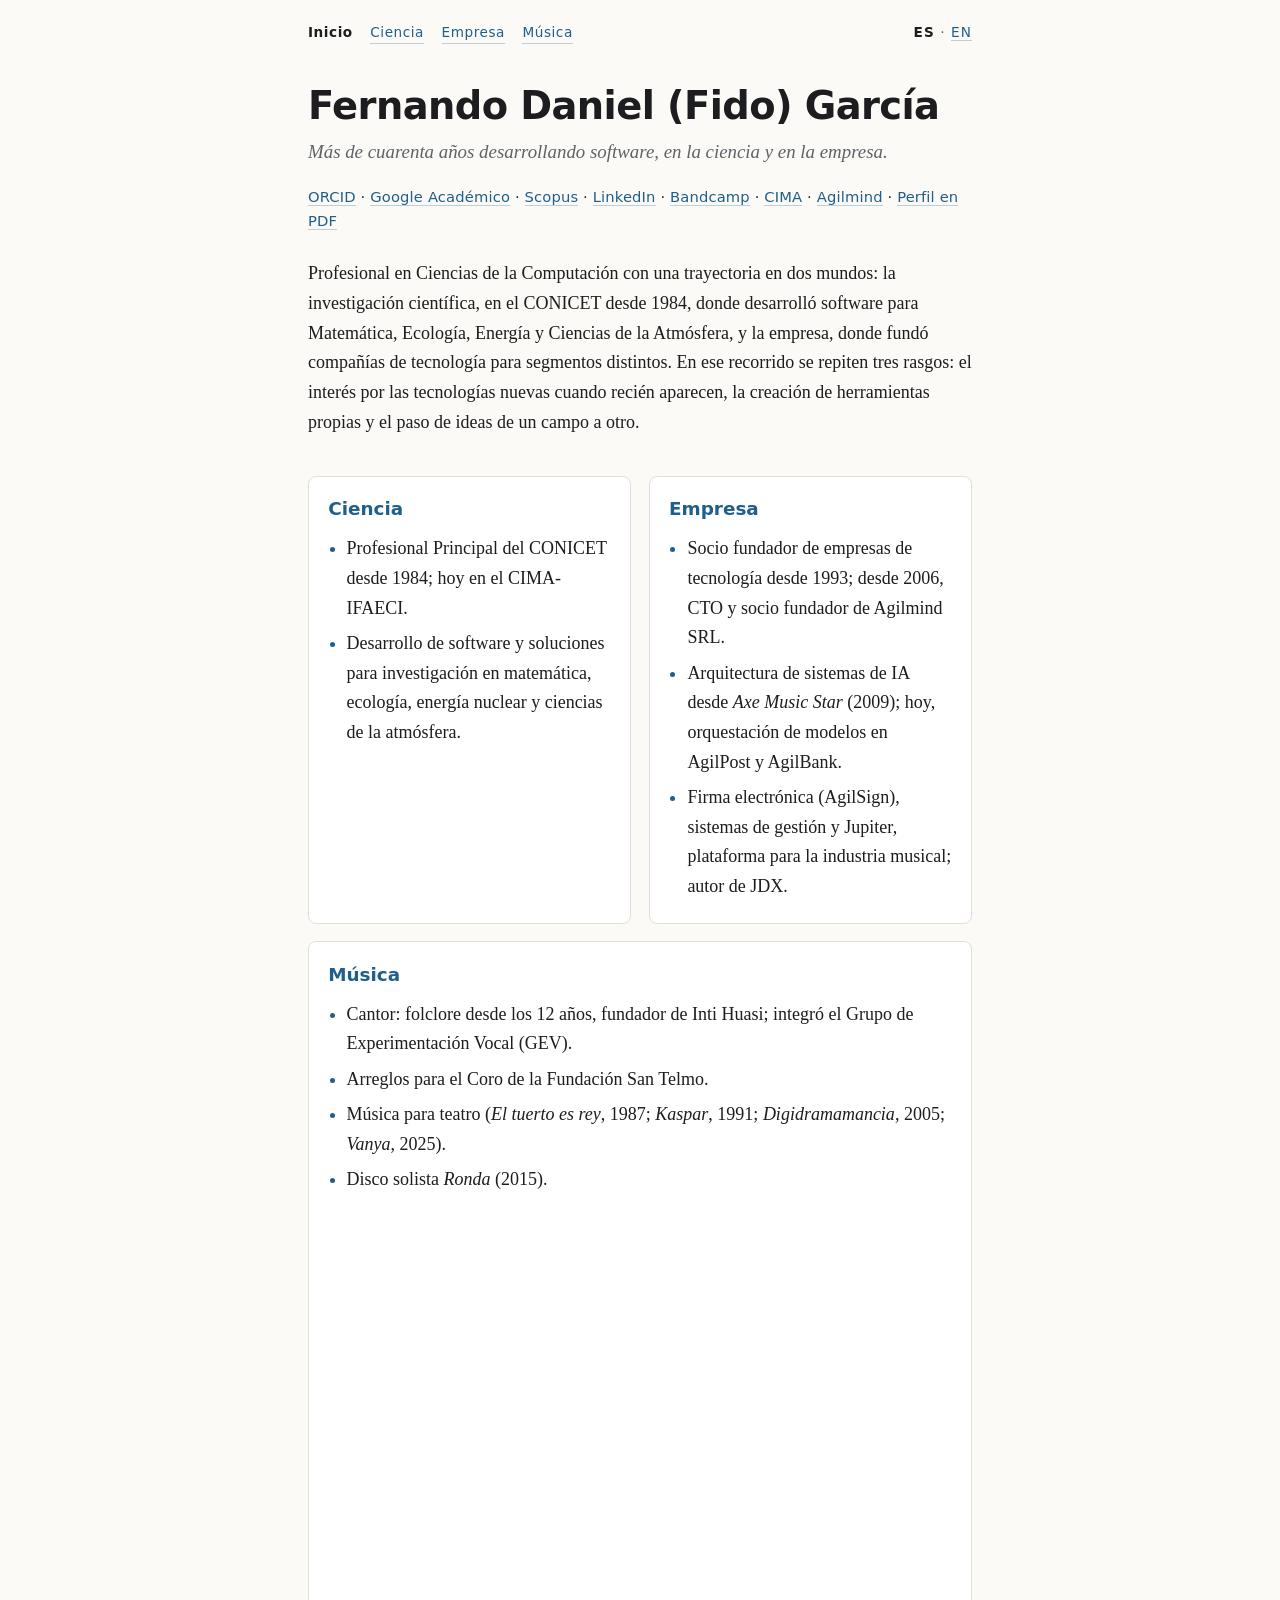
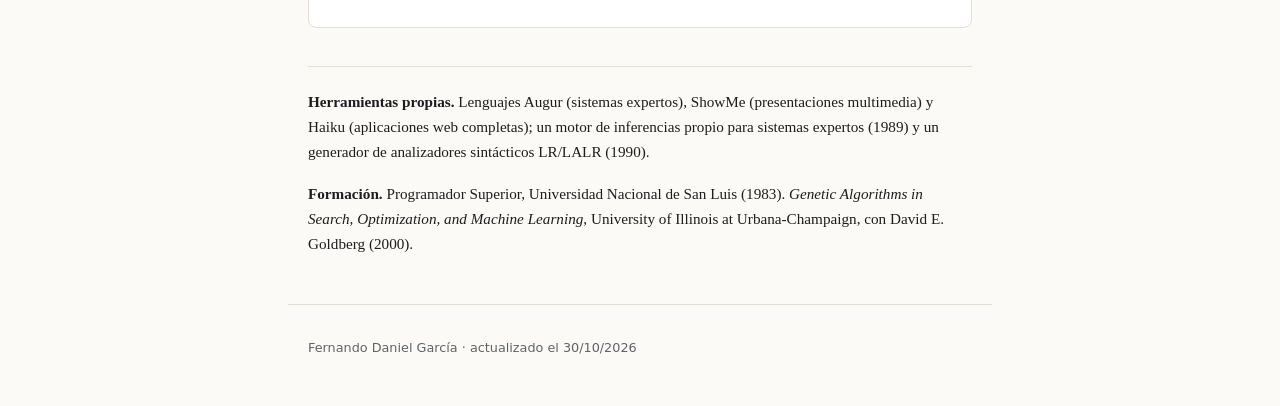
<file: index.html>
<!doctype html>
<html lang="es">
<head>
<meta charset="utf-8">
<meta name="viewport" content="width=device-width, initial-scale=1">
<title>Fernando Daniel (Fido) García</title>
<meta name="description" content="Más de cuarenta años desarrollando
software, en la ciencia y en la empresa: CONICET, empresas de tecnología
y música.">
<meta property="og:title" content="Fernando Daniel (Fido) García">
<meta property="og:description" content="Más de cuarenta años
desarrollando software, en la ciencia y en la empresa: CONICET, empresas
de tecnología y música.">
<meta property="og:type" content="profile">
<meta property="og:url" content="https://garciafido.github.io/">
<meta name="google-site-verification" content="lix8JMzhX6W81RtMt0i0QWCnsRG5aEg4VcBy_NWRv2c">
<link rel="canonical" href="https://garciafido.github.io/">
<link rel="stylesheet" href="estilo.css?v=300c1558">
<link rel="alternate" hreflang="es" href="https://garciafido.github.io/">
<link rel="alternate" hreflang="en" href="https://garciafido.github.io/en/">
<link rel="alternate" hreflang="x-default" href="https://garciafido.github.io/">
<script type="application/ld+json">
{
  "@context": "https://schema.org",
  "@type": "Person",
  "name": "Fernando Daniel García",
  "alternateName": ["Fido García", "Fernando (Fido) García", "Fernando García"],
  "url": "https://garciafido.github.io/",
  "identifier": "https://orcid.org/0009-0007-3541-8860",
  "worksFor": [
    {"@type": "Organization", "name": "CONICET", "url": "https://www.conicet.gov.ar/"},
    {"@type": "Organization", "name": "Agilmind", "url": "https://agilmind.com.ar/"}
  ],
  "sameAs": [
    "https://orcid.org/0009-0007-3541-8860",
    "https://www.linkedin.com/in/fernando-fido-garcia",
    "https://scholar.google.com/citations?user=E2cUxTUAAAAJ",
    "https://www.scopus.com/authid/detail.uri?authorId=59224297400",
    "https://fidogarcia.bandcamp.com"
  ]
}
</script>
</head>
<body>
<nav class="barra" aria-label="Secciones e idioma"><strong aria-current="page">Inicio</strong> <a href="ciencia.html">Ciencia</a> <a href="empresa.html">Empresa</a> <a href="musica.html">Música</a> <span class="idioma"><strong>ES</strong> · <a href="en/index.html" hreflang="en" lang="en">EN</a></span></nav>
<main>
<section id="fernando-daniel-garcía" class="level1">
<h1>Fernando Daniel (Fido) García</h1>
<div class="cabecera web inicio">
<p><em>Más de cuarenta años desarrollando software, en la ciencia y en
la empresa.</em></p>
<p><a href="https://orcid.org/0009-0007-3541-8860">ORCID</a> · <a
href="https://scholar.google.com/citations?user=E2cUxTUAAAAJ">Google
Académico</a> · <a
href="https://www.scopus.com/authid/detail.uri?authorId=59224297400">Scopus</a>
· <a
href="https://www.linkedin.com/in/fernando-fido-garcia">LinkedIn</a> ·
<a href="https://fidogarcia.bandcamp.com">Bandcamp</a> · <a
href="https://www.cima.fcen.uba.ar/">CIMA</a> · <a
href="https://agilmind.com.ar">Agilmind</a> · <a
href="fernando-garcia-perfil.pdf">Perfil en PDF</a></p>
</div>
<div class="perfil web inicio">
<p>Profesional en Ciencias de la Computación con una trayectoria en dos
mundos: la investigación científica, en el CONICET desde 1984, donde
desarrolló software para Matemática, Ecología, Energía y Ciencias de la
Atmósfera, y la empresa, donde fundó compañías de tecnología para
segmentos distintos. En ese recorrido se repiten tres rasgos: el interés
por las tecnologías nuevas cuando recién aparecen, la creación de
herramientas propias y el paso de ideas de un campo a otro.</p>
</div>
<div class="tarjetas web inicio">
<section id="ciencia" class="level3 tarjeta">
<h3><a href="ciencia.html">Ciencia</a></h3>
<ul>
<li>Profesional Principal del CONICET desde 1984; hoy en el
CIMA-IFAECI.</li>
<li>Desarrollo de software y soluciones para investigación en
matemática, ecología, energía nuclear y ciencias de la atmósfera.</li>
</ul>
</section>
<section id="empresa" class="level3 tarjeta">
<h3><a href="empresa.html">Empresa</a></h3>
<ul>
<li>Socio fundador de empresas de tecnología desde 1993; desde 2006, CTO
y socio fundador de Agilmind SRL.</li>
<li>Arquitectura de sistemas de IA desde <em>Axe Music Star</em> (2009);
hoy, orquestación de modelos en AgilPost y AgilBank.</li>
<li>Firma electrónica (AgilSign), sistemas de gestión y Jupiter,
plataforma para la industria musical; autor de JDX.</li>
</ul>
</section>
</div>
<section id="música" class="level3 tarjeta ancha web inicio">
<h3><a href="musica.html">Música</a></h3>
<ul>
<li>Cantor: folclore desde los 12 años, fundador de Inti Huasi; integró
el Grupo de Experimentación Vocal (GEV).</li>
<li>Arreglos para el Coro de la Fundación San Telmo.</li>
<li>Música para teatro (<em>El tuerto es rey</em>, 1987;
<em>Kaspar</em>, 1991; <em>Digidramamancia</em>, 2005; <em>Vanya</em>,
2025).</li>
<li>Disco solista <em>Ronda</em> (2015).</li>
</ul>
<div class="escuchar">
<iframe title="Ronda, de Fido García" src="https://bandcamp.com/EmbeddedPlayer/album=2875251689/size=large/bgcol=ffffff/linkcol=1f5f8b/tracklist=false/artwork=small/transparent=true/" seamless loading="lazy"><a href="https://fidogarcia.bandcamp.com/album/ronda">Ronda, de Fido García</a></iframe>
<iframe title="Vanya en miniatura, de Fido García" src="https://bandcamp.com/EmbeddedPlayer/track=591676799/size=large/bgcol=ffffff/linkcol=1f5f8b/tracklist=false/artwork=small/transparent=true/" seamless loading="lazy"><a href="https://fidogarcia.bandcamp.com/track/vanya-en-miniatura">Vanya en miniatura, de Fido García</a></iframe>
<iframe title="Alep-Uruk, de Digidramamancia" src="https://bandcamp.com/EmbeddedPlayer/album=3556340492/size=large/bgcol=ffffff/linkcol=1f5f8b/tracklist=false/artwork=small/transparent=true/" seamless loading="lazy"><a href="https://fidogarcia.bandcamp.com/album/alep-uruk">Alep-Uruk, de Digidramamancia</a></iframe>
</div>
</section>
<div class="pie-areas web inicio">
<p><strong>Herramientas propias.</strong> Lenguajes Augur (sistemas
expertos), ShowMe (presentaciones multimedia) y Haiku (aplicaciones web
completas); un motor de inferencias propio para sistemas expertos (1989)
y un generador de analizadores sintácticos LR/LALR (1990).</p>
<p><strong>Formación.</strong> Programador Superior, Universidad
Nacional de San Luis (1983). <em>Genetic Algorithms in Search,
Optimization, and Machine Learning</em>, University of Illinois at
Urbana-Champaign, con David E. Goldberg (2000).</p>
</div>
</section>
</main>
<footer>Fernando Daniel García · actualizado el 30/10/2026</footer>
<!-- Cloudflare Web Analytics: cuenta visitas sin cookies ni datos personales. -->
<script type="module" src="https://static.cloudflareinsights.com/beacon.min.js" data-cf-beacon='{"token": "0a6d89fea7e641ad9fdb1b45c8135410"}'></script>
</body>
</html>
</file>
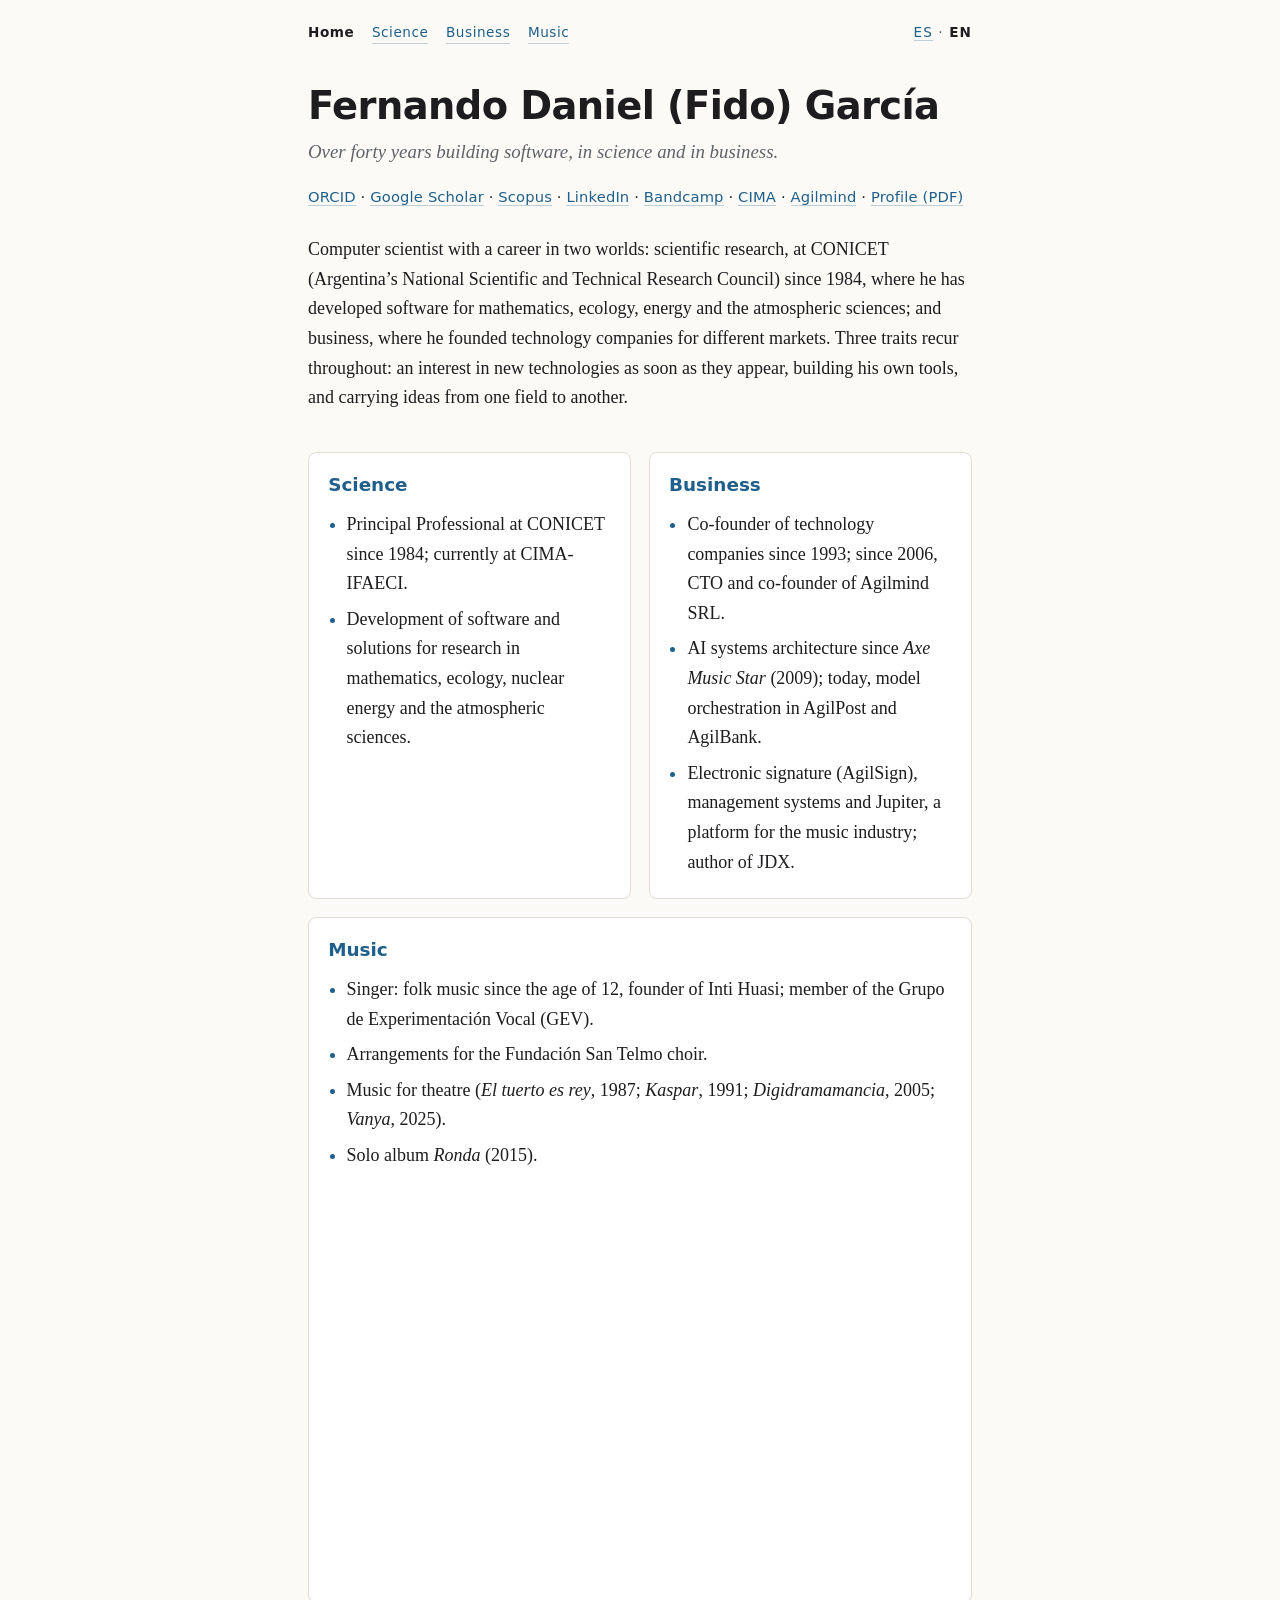
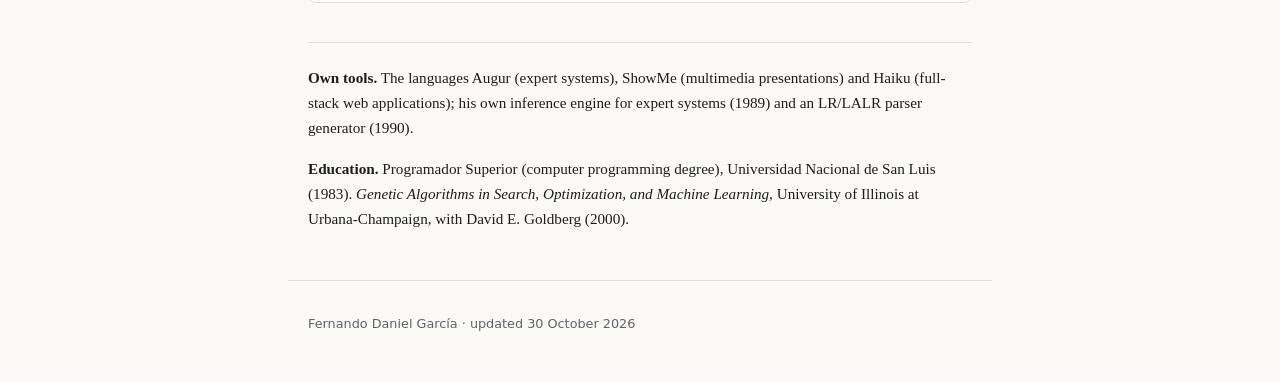
<file: en/index.html>
<!doctype html>
<html lang="en">
<head>
<meta charset="utf-8">
<meta name="viewport" content="width=device-width, initial-scale=1">
<title>Fernando Daniel (Fido) García</title>
<meta name="description" content="Over forty years building software, in
science and in business: CONICET, technology companies and music.">
<meta property="og:title" content="Fernando Daniel (Fido) García">
<meta property="og:description" content="Over forty years building
software, in science and in business: CONICET, technology companies and
music.">
<meta property="og:type" content="profile">
<meta property="og:url" content="https://garciafido.github.io/en/">
<meta name="google-site-verification" content="lix8JMzhX6W81RtMt0i0QWCnsRG5aEg4VcBy_NWRv2c">
<link rel="canonical" href="https://garciafido.github.io/en/">
<link rel="stylesheet" href="../estilo.css?v=300c1558">
<link rel="alternate" hreflang="es" href="https://garciafido.github.io/">
<link rel="alternate" hreflang="en" href="https://garciafido.github.io/en/">
<link rel="alternate" hreflang="x-default" href="https://garciafido.github.io/">
<script type="application/ld+json">
{
  "@context": "https://schema.org",
  "@type": "Person",
  "name": "Fernando Daniel García",
  "alternateName": ["Fido García", "Fernando (Fido) García", "Fernando García"],
  "url": "https://garciafido.github.io/",
  "identifier": "https://orcid.org/0009-0007-3541-8860",
  "worksFor": [
    {"@type": "Organization", "name": "CONICET", "url": "https://www.conicet.gov.ar/"},
    {"@type": "Organization", "name": "Agilmind", "url": "https://agilmind.com.ar/"}
  ],
  "sameAs": [
    "https://orcid.org/0009-0007-3541-8860",
    "https://www.linkedin.com/in/fernando-fido-garcia",
    "https://scholar.google.com/citations?user=E2cUxTUAAAAJ",
    "https://www.scopus.com/authid/detail.uri?authorId=59224297400",
    "https://fidogarcia.bandcamp.com"
  ]
}
</script>
</head>
<body>
<nav class="barra" aria-label="Sections and language"><strong aria-current="page">Home</strong> <a href="ciencia.html">Science</a> <a href="empresa.html">Business</a> <a href="musica.html">Music</a> <span class="idioma"><a href="../index.html" hreflang="es" lang="es">ES</a> · <strong>EN</strong></span></nav>
<main>
<section id="fernando-daniel-garcía" class="level1">
<h1>Fernando Daniel (Fido) García</h1>
<div class="cabecera web inicio">
<p><em>Over forty years building software, in science and in
business.</em></p>
<p><a href="https://orcid.org/0009-0007-3541-8860">ORCID</a> · <a
href="https://scholar.google.com/citations?user=E2cUxTUAAAAJ">Google
Scholar</a> · <a
href="https://www.scopus.com/authid/detail.uri?authorId=59224297400">Scopus</a>
· <a
href="https://www.linkedin.com/in/fernando-fido-garcia">LinkedIn</a> ·
<a href="https://fidogarcia.bandcamp.com">Bandcamp</a> · <a
href="https://www.cima.fcen.uba.ar/">CIMA</a> · <a
href="https://agilmind.com.ar">Agilmind</a> · <a
href="fernando-garcia-profile.pdf">Profile (PDF)</a></p>
</div>
<div class="perfil web inicio">
<p>Computer scientist with a career in two worlds: scientific research,
at CONICET (Argentina’s National Scientific and Technical Research
Council) since 1984, where he has developed software for mathematics,
ecology, energy and the atmospheric sciences; and business, where he
founded technology companies for different markets. Three traits recur
throughout: an interest in new technologies as soon as they appear,
building his own tools, and carrying ideas from one field to
another.</p>
</div>
<div class="tarjetas web inicio">
<section id="science" class="level3 tarjeta">
<h3><a href="ciencia.html">Science</a></h3>
<ul>
<li>Principal Professional at CONICET since 1984; currently at
CIMA-IFAECI.</li>
<li>Development of software and solutions for research in mathematics,
ecology, nuclear energy and the atmospheric sciences.</li>
</ul>
</section>
<section id="business" class="level3 tarjeta">
<h3><a href="empresa.html">Business</a></h3>
<ul>
<li>Co-founder of technology companies since 1993; since 2006, CTO and
co-founder of Agilmind SRL.</li>
<li>AI systems architecture since <em>Axe Music Star</em> (2009); today,
model orchestration in AgilPost and AgilBank.</li>
<li>Electronic signature (AgilSign), management systems and Jupiter, a
platform for the music industry; author of JDX.</li>
</ul>
</section>
</div>
<section id="music" class="level3 tarjeta ancha web inicio">
<h3><a href="musica.html">Music</a></h3>
<ul>
<li>Singer: folk music since the age of 12, founder of Inti Huasi;
member of the Grupo de Experimentación Vocal (GEV).</li>
<li>Arrangements for the Fundación San Telmo choir.</li>
<li>Music for theatre (<em>El tuerto es rey</em>, 1987; <em>Kaspar</em>,
1991; <em>Digidramamancia</em>, 2005; <em>Vanya</em>, 2025).</li>
<li>Solo album <em>Ronda</em> (2015).</li>
</ul>
<div class="escuchar">
<iframe title="Ronda, by Fido García" src="https://bandcamp.com/EmbeddedPlayer/album=2875251689/size=large/bgcol=ffffff/linkcol=1f5f8b/tracklist=false/artwork=small/transparent=true/" seamless loading="lazy"><a href="https://fidogarcia.bandcamp.com/album/ronda">Ronda, by Fido García</a></iframe>
<iframe title="Vanya en miniatura, by Fido García" src="https://bandcamp.com/EmbeddedPlayer/track=591676799/size=large/bgcol=ffffff/linkcol=1f5f8b/tracklist=false/artwork=small/transparent=true/" seamless loading="lazy"><a href="https://fidogarcia.bandcamp.com/track/vanya-en-miniatura">Vanya en miniatura, by Fido García</a></iframe>
<iframe title="Alep-Uruk, by Digidramamancia" src="https://bandcamp.com/EmbeddedPlayer/album=3556340492/size=large/bgcol=ffffff/linkcol=1f5f8b/tracklist=false/artwork=small/transparent=true/" seamless loading="lazy"><a href="https://fidogarcia.bandcamp.com/album/alep-uruk">Alep-Uruk, by Digidramamancia</a></iframe>
</div>
</section>
<div class="pie-areas web inicio">
<p><strong>Own tools.</strong> The languages Augur (expert systems),
ShowMe (multimedia presentations) and Haiku (full-stack web
applications); his own inference engine for expert systems (1989) and an
LR/LALR parser generator (1990).</p>
<p><strong>Education.</strong> Programador Superior (computer
programming degree), Universidad Nacional de San Luis (1983).
<em>Genetic Algorithms in Search, Optimization, and Machine
Learning</em>, University of Illinois at Urbana-Champaign, with David E.
Goldberg (2000).</p>
</div>
</section>
</main>
<footer>Fernando Daniel García · updated 30 October 2026</footer>
<!-- Cloudflare Web Analytics: cuenta visitas sin cookies ni datos personales. -->
<script type="module" src="https://static.cloudflareinsights.com/beacon.min.js" data-cf-beacon='{"token": "0a6d89fea7e641ad9fdb1b45c8135410"}'></script>
</body>
</html>
</file>
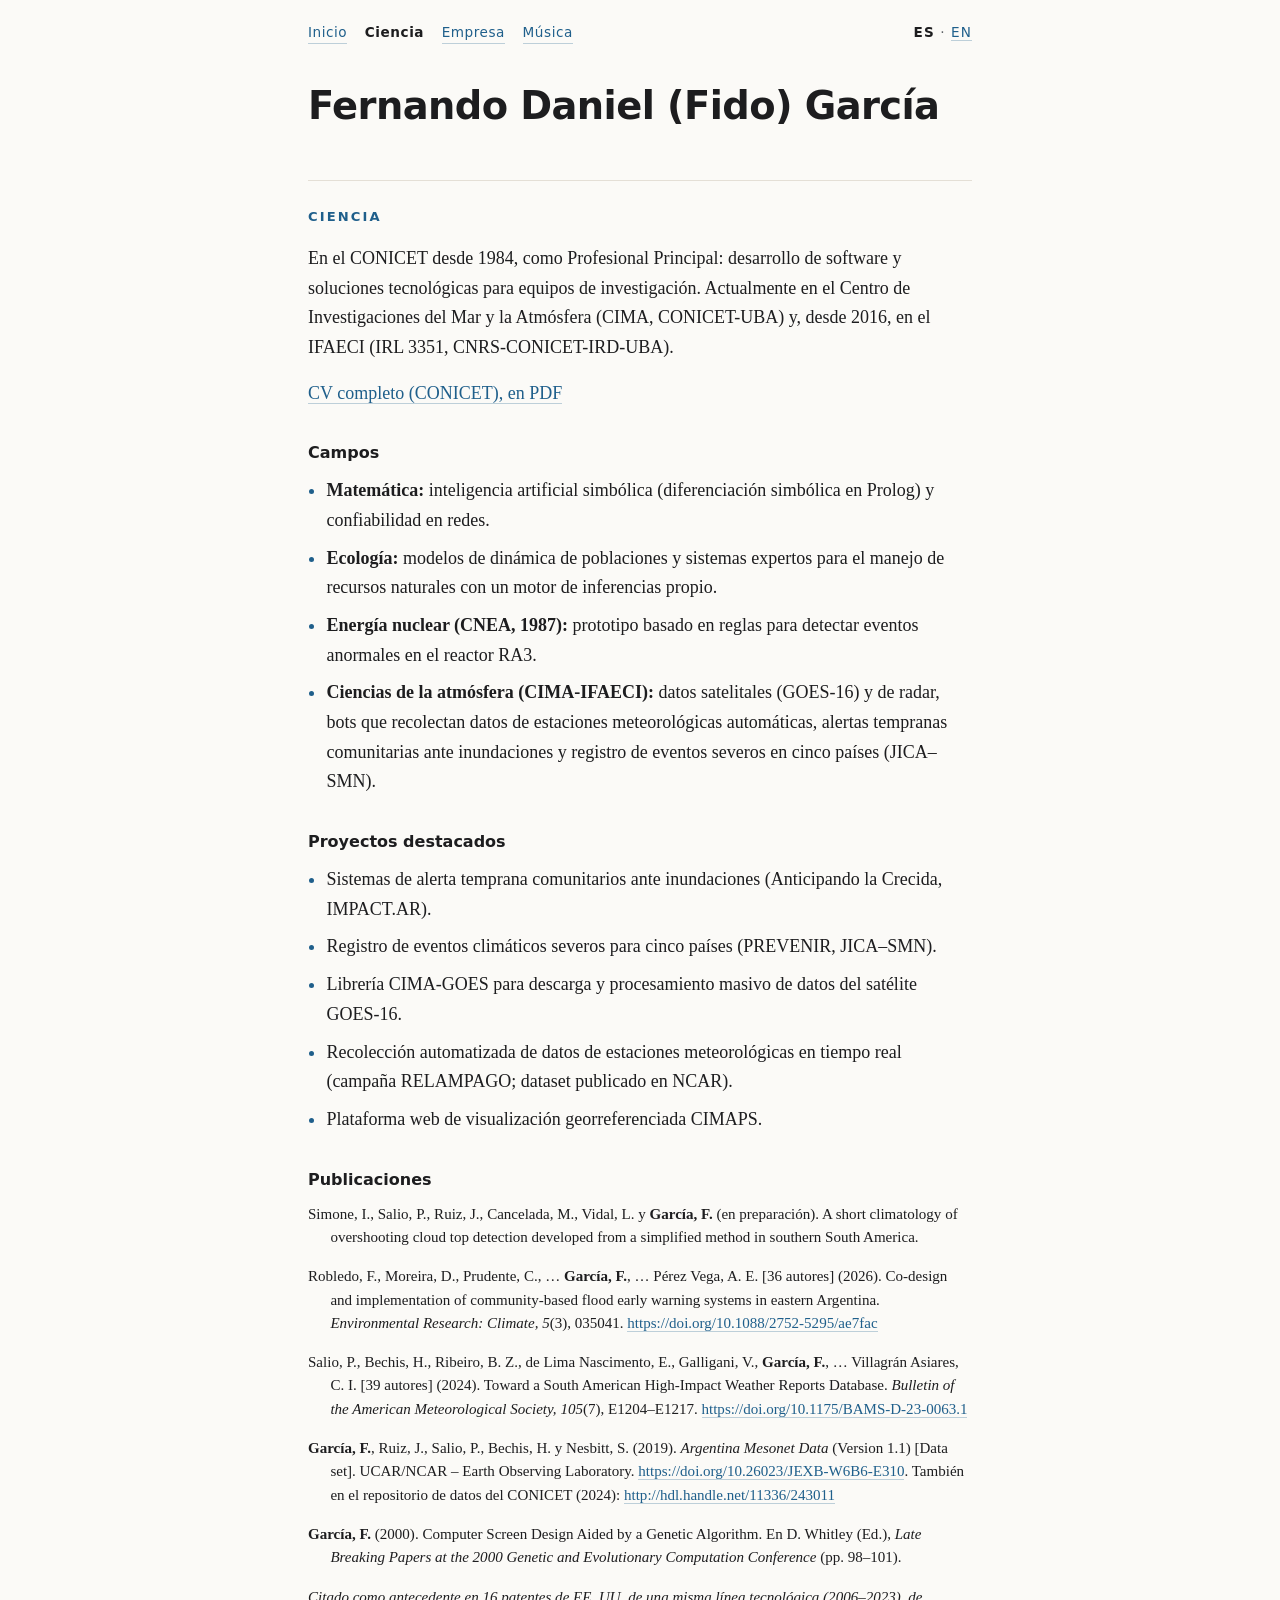
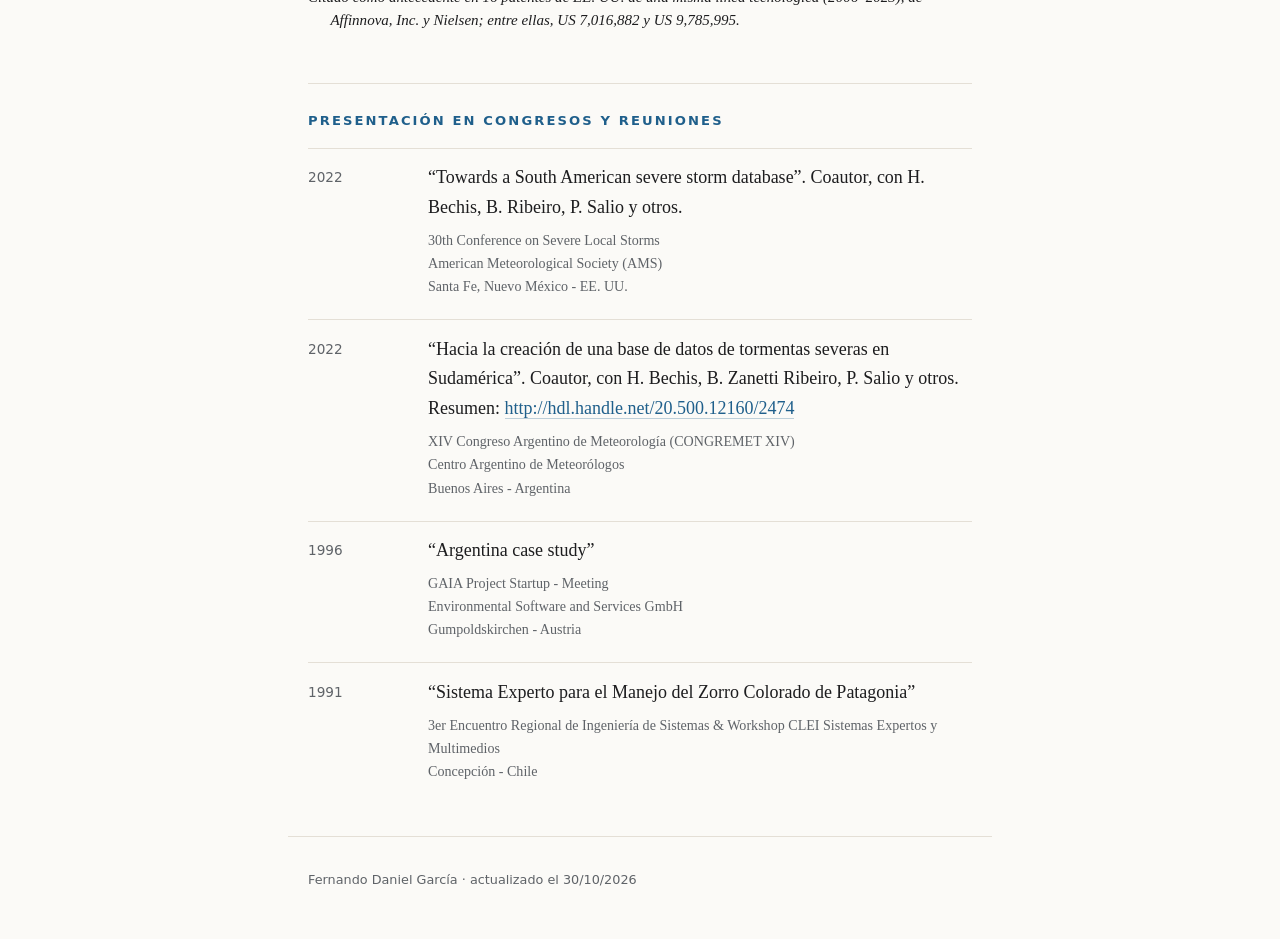
<file: ciencia.html>
<!doctype html>
<html lang="es">
<head>
<meta charset="utf-8">
<meta name="viewport" content="width=device-width, initial-scale=1">
<title>Ciencia · Fernando Daniel (Fido) García</title>
<meta name="description" content="Más de cuarenta años desarrollando
software, en la ciencia y en la empresa: CONICET, empresas de tecnología
y música.">
<meta property="og:title" content="Ciencia · Fernando Daniel (Fido)
García">
<meta property="og:description" content="Más de cuarenta años
desarrollando software, en la ciencia y en la empresa: CONICET, empresas
de tecnología y música.">
<meta property="og:type" content="profile">
<meta property="og:url" content="https://garciafido.github.io/ciencia.html">
<meta name="google-site-verification" content="lix8JMzhX6W81RtMt0i0QWCnsRG5aEg4VcBy_NWRv2c">
<link rel="canonical" href="https://garciafido.github.io/ciencia.html">
<link rel="stylesheet" href="estilo.css?v=300c1558">
<link rel="alternate" hreflang="es" href="https://garciafido.github.io/ciencia.html">
<link rel="alternate" hreflang="en" href="https://garciafido.github.io/en/ciencia.html">
<link rel="alternate" hreflang="x-default" href="https://garciafido.github.io/ciencia.html">
</head>
<body>
<nav class="barra" aria-label="Secciones e idioma"><a href="index.html">Inicio</a> <strong aria-current="page">Ciencia</strong> <a href="empresa.html">Empresa</a> <a href="musica.html">Música</a> <span class="idioma"><strong>ES</strong> · <a href="en/ciencia.html" hreflang="en" lang="en">EN</a></span></nav>
<main>
<section id="fernando-daniel-garcía" class="level1">
<h1>Fernando Daniel (Fido) García</h1>
<section id="ciencia-1" class="level2 web ciencia">
<h2 class="web ciencia">Ciencia</h2>
<p>En el CONICET desde 1984, como Profesional Principal: desarrollo de
software y soluciones tecnológicas para equipos de investigación.
Actualmente en el Centro de Investigaciones del Mar y la Atmósfera
(CIMA, CONICET-UBA) y, desde 2016, en el IFAECI (IRL 3351,
CNRS-CONICET-IRD-UBA).</p>
<p><a href="fernando-garcia-cv-conicet.pdf">CV completo (CONICET), en
PDF</a></p>
<section id="campos" class="level3">
<h3>Campos</h3>
<ul>
<li><strong>Matemática:</strong> inteligencia artificial simbólica
(diferenciación simbólica en Prolog) y confiabilidad en redes.</li>
<li><strong>Ecología:</strong> modelos de dinámica de poblaciones y
sistemas expertos para el manejo de recursos naturales con un motor de
inferencias propio.</li>
<li><strong>Energía nuclear (CNEA, 1987):</strong> prototipo basado en
reglas para detectar eventos anormales en el reactor RA3.</li>
<li><strong>Ciencias de la atmósfera (CIMA-IFAECI):</strong> datos
satelitales (GOES-16) y de radar, bots que recolectan datos de
estaciones meteorológicas automáticas, alertas tempranas comunitarias
ante inundaciones y registro de eventos severos en cinco países
(JICA–SMN).</li>
</ul>
</section>
<section id="proyectos-destacados" class="level3">
<h3>Proyectos destacados</h3>
<ul>
<li>Sistemas de alerta temprana comunitarios ante inundaciones
(Anticipando la Crecida, IMPACT.AR).</li>
<li>Registro de eventos climáticos severos para cinco países (PREVENIR,
JICA–SMN).</li>
<li>Librería CIMA-GOES para descarga y procesamiento masivo de datos del
satélite GOES-16.</li>
<li>Recolección automatizada de datos de estaciones meteorológicas en
tiempo real (campaña RELAMPAGO; dataset publicado en NCAR).</li>
<li>Plataforma web de visualización georreferenciada CIMAPS.</li>
</ul>
</section>
<section id="publicaciones" class="level3">
<h3>Publicaciones</h3>
<p>Simone, I., Salio, P., Ruiz, J., Cancelada, M., Vidal, L. y
<strong>García, F.</strong> (en preparación). A short climatology of
overshooting cloud top detection developed from a simplified method in
southern South America.</p>
<p>Robledo, F., Moreira, D., Prudente, C., … <strong>García,
F.</strong>, … Pérez Vega, A. E. [36 autores] (2026). Co-design and
implementation of community-based flood early warning systems in eastern
Argentina. <em>Environmental Research: Climate, 5</em>(3), 035041. <a
href="https://doi.org/10.1088/2752-5295/ae7fac"
class="uri">https://doi.org/10.1088/2752-5295/ae7fac</a></p>
<p>Salio, P., Bechis, H., Ribeiro, B. Z., de Lima Nascimento, E.,
Galligani, V., <strong>García, F.</strong>, … Villagrán Asiares, C. I.
[39 autores] (2024). Toward a South American High-Impact Weather Reports
Database. <em>Bulletin of the American Meteorological Society,
105</em>(7), E1204–E1217. <a
href="https://doi.org/10.1175/BAMS-D-23-0063.1"
class="uri">https://doi.org/10.1175/BAMS-D-23-0063.1</a></p>
<p><strong>García, F.</strong>, Ruiz, J., Salio, P., Bechis, H. y
Nesbitt, S. (2019). <em>Argentina Mesonet Data</em> (Version 1.1) [Data
set]. UCAR/NCAR – Earth Observing Laboratory. <a
href="https://doi.org/10.26023/JEXB-W6B6-E310"
class="uri">https://doi.org/10.26023/JEXB-W6B6-E310</a>. También en el
repositorio de datos del CONICET (2024): <a
href="http://hdl.handle.net/11336/243011"
class="uri">http://hdl.handle.net/11336/243011</a></p>
<p><strong>García, F.</strong> (2000). Computer Screen Design Aided by a
Genetic Algorithm. En D. Whitley (Ed.), <em>Late Breaking Papers at the
2000 Genetic and Evolutionary Computation Conference</em>
(pp. 98–101).</p>
<p><em>Citado como antecedente en 16 patentes de EE. UU. de una misma
línea tecnológica (2006–2023), de Affinnova, Inc. y Nielsen; entre
ellas, US 7,016,882 y US 9,785,995.</em></p>
</section>
</section>
<section id="presentación-en-congresos-y-reuniones"
class="level2 ciencia">
<h2 class="ciencia">Presentación en congresos y reuniones</h2>
<div class="item">
<div class="periodo">
2022
</div>
<p>“Towards a South American severe storm database”. Coautor, con H.
Bechis, B. Ribeiro, P. Salio y otros.</p>
<div class="lugar">
<p>30th Conference on Severe Local Storms<br />
American Meteorological Society (AMS)<br />
Santa Fe, Nuevo México - EE. UU.</p>
</div>
</div>
<div class="item">
<div class="periodo">
2022
</div>
<p>“Hacia la creación de una base de datos de tormentas severas en
Sudamérica”. Coautor, con H. Bechis, B. Zanetti Ribeiro, P. Salio y
otros. Resumen: <a href="http://hdl.handle.net/20.500.12160/2474"
class="uri">http://hdl.handle.net/20.500.12160/2474</a></p>
<div class="lugar">
<p>XIV Congreso Argentino de Meteorología (CONGREMET XIV)<br />
Centro Argentino de Meteorólogos<br />
Buenos Aires - Argentina</p>
</div>
</div>
<div class="item">
<div class="periodo">
1996
</div>
<p>“Argentina case study”</p>
<div class="lugar">
<p>GAIA Project Startup - Meeting<br />
Environmental Software and Services GmbH<br />
Gumpoldskirchen - Austria</p>
</div>
</div>
<div class="item">
<div class="periodo">
1991
</div>
<p>“Sistema Experto para el Manejo del Zorro Colorado de Patagonia”</p>
<div class="lugar">
<p>3er Encuentro Regional de Ingeniería de Sistemas &amp; Workshop CLEI
Sistemas Expertos y Multimedios<br />
Concepción - Chile</p>
</div>
</div>
</section>
</section>
</main>
<footer>Fernando Daniel García · actualizado el 30/10/2026</footer>
<!-- Cloudflare Web Analytics: cuenta visitas sin cookies ni datos personales. -->
<script type="module" src="https://static.cloudflareinsights.com/beacon.min.js" data-cf-beacon='{"token": "0a6d89fea7e641ad9fdb1b45c8135410"}'></script>
</body>
</html>
</file>
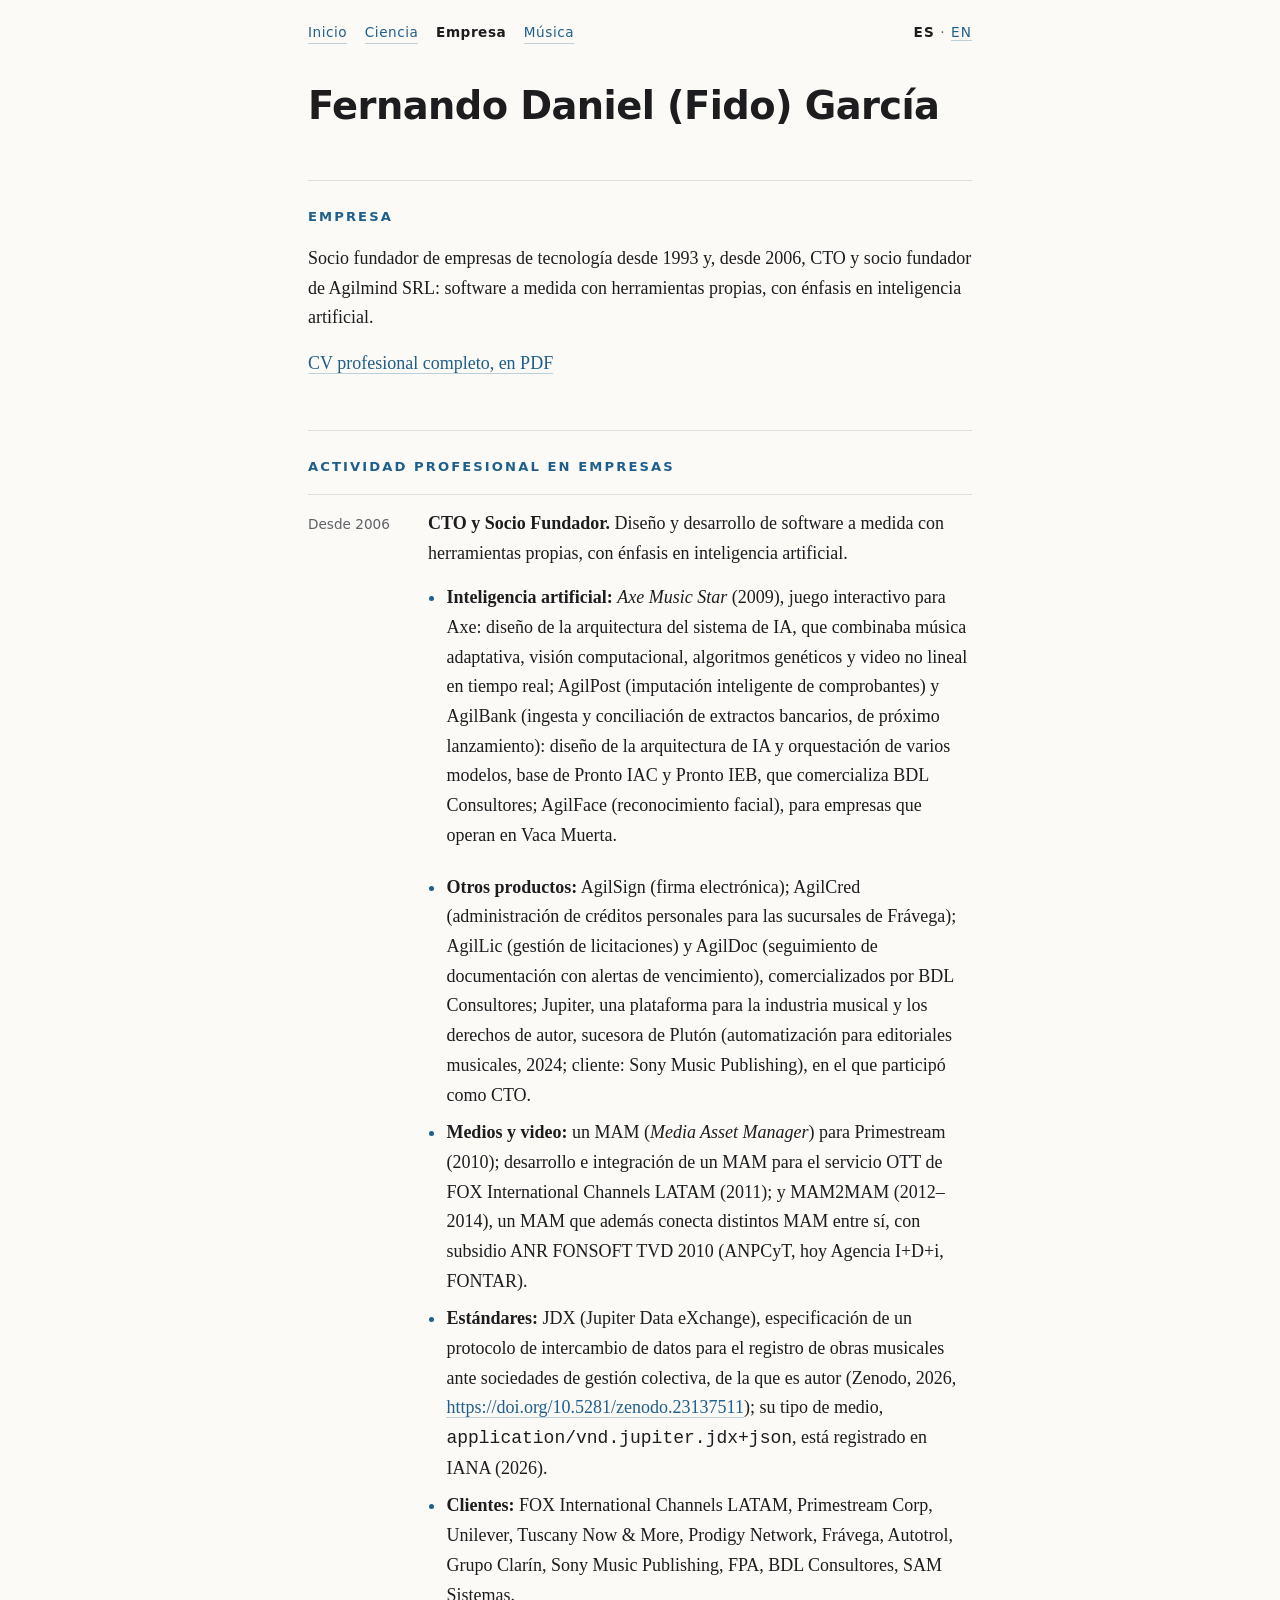
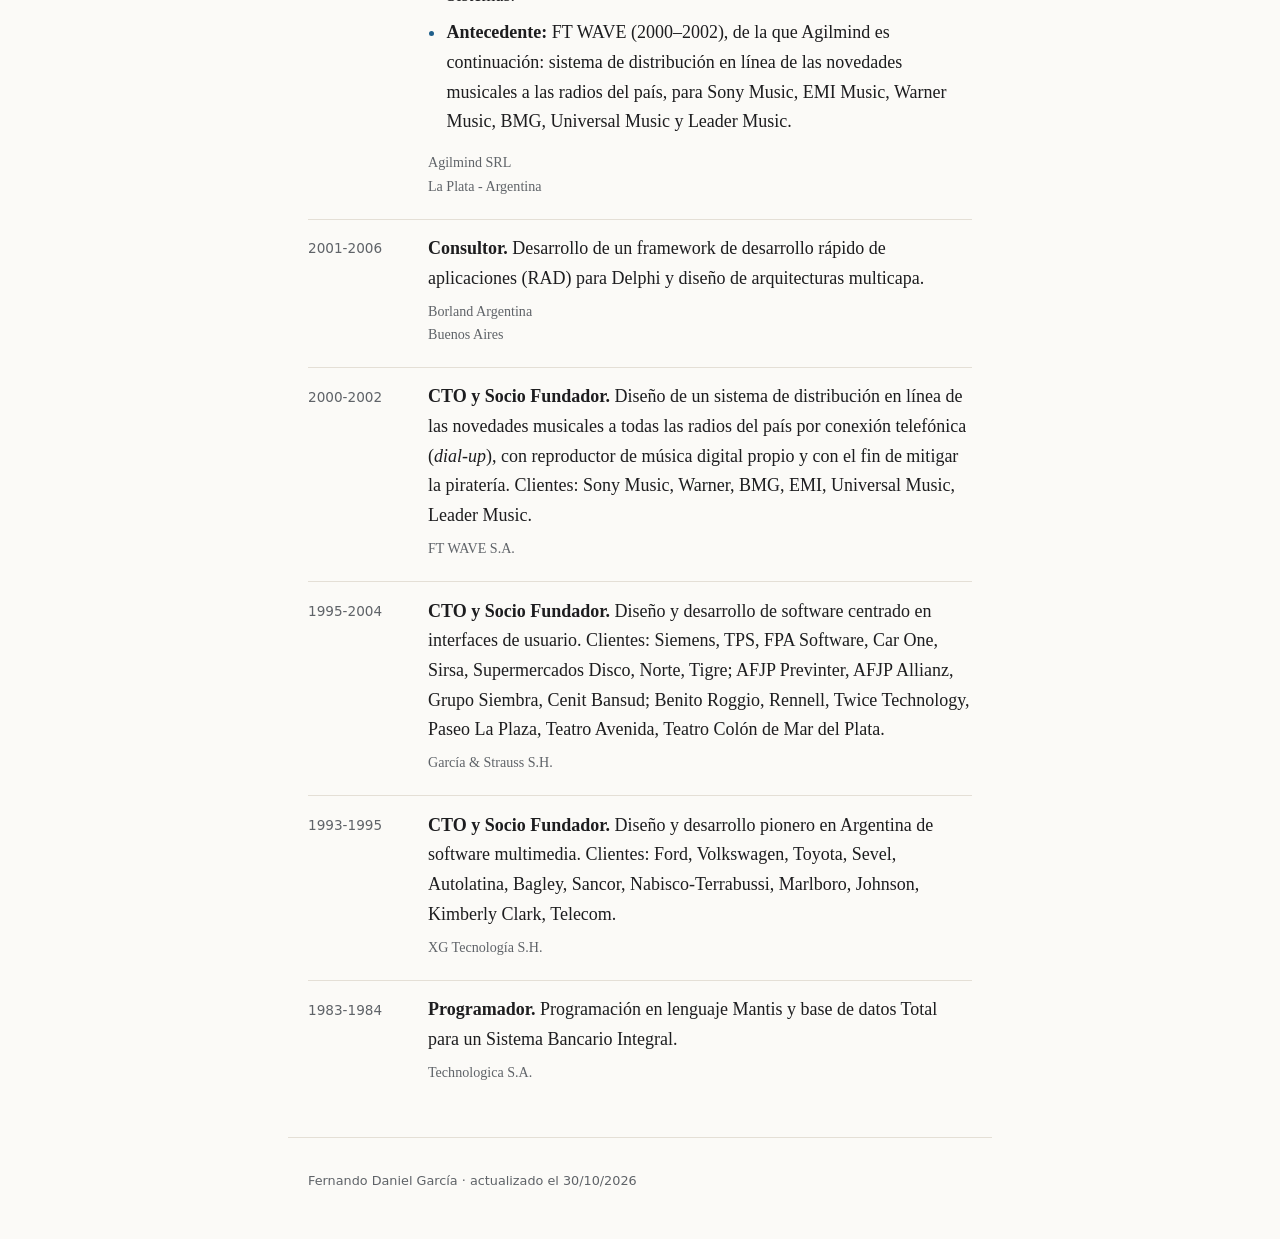
<file: empresa.html>
<!doctype html>
<html lang="es">
<head>
<meta charset="utf-8">
<meta name="viewport" content="width=device-width, initial-scale=1">
<title>Empresa · Fernando Daniel (Fido) García</title>
<meta name="description" content="Más de cuarenta años desarrollando
software, en la ciencia y en la empresa: CONICET, empresas de tecnología
y música.">
<meta property="og:title" content="Empresa · Fernando Daniel (Fido)
García">
<meta property="og:description" content="Más de cuarenta años
desarrollando software, en la ciencia y en la empresa: CONICET, empresas
de tecnología y música.">
<meta property="og:type" content="profile">
<meta property="og:url" content="https://garciafido.github.io/empresa.html">
<meta name="google-site-verification" content="lix8JMzhX6W81RtMt0i0QWCnsRG5aEg4VcBy_NWRv2c">
<link rel="canonical" href="https://garciafido.github.io/empresa.html">
<link rel="stylesheet" href="estilo.css?v=300c1558">
<link rel="alternate" hreflang="es" href="https://garciafido.github.io/empresa.html">
<link rel="alternate" hreflang="en" href="https://garciafido.github.io/en/empresa.html">
<link rel="alternate" hreflang="x-default" href="https://garciafido.github.io/empresa.html">
</head>
<body>
<nav class="barra" aria-label="Secciones e idioma"><a href="index.html">Inicio</a> <a href="ciencia.html">Ciencia</a> <strong aria-current="page">Empresa</strong> <a href="musica.html">Música</a> <span class="idioma"><strong>ES</strong> · <a href="en/empresa.html" hreflang="en" lang="en">EN</a></span></nav>
<main>
<section id="fernando-daniel-garcía" class="level1">
<h1>Fernando Daniel (Fido) García</h1>
<section id="empresa-1" class="level2 web empresa">
<h2 class="web empresa">Empresa</h2>
<p>Socio fundador de empresas de tecnología desde 1993 y, desde 2006,
CTO y socio fundador de Agilmind SRL: software a medida con herramientas
propias, con énfasis en inteligencia artificial.</p>
<p><a href="fernando-garcia-cv-profesional.pdf">CV profesional completo,
en PDF</a></p>
</section>
<section id="actividad-profesional-en-empresas"
class="level2 profesional empresa">
<h2 class="profesional empresa">Actividad profesional en empresas</h2>
<div class="item">
<div class="periodo">
Desde 2006
</div>
<p><strong>CTO y Socio Fundador.</strong> Diseño y desarrollo de
software a medida con herramientas propias, con énfasis en inteligencia
artificial.</p>
<ul>
<li><strong>Inteligencia artificial:</strong> <em>Axe Music Star</em>
(2009), juego interactivo para Axe: diseño de la arquitectura del
sistema de IA, que combinaba música adaptativa, visión computacional,
algoritmos genéticos y video no lineal en tiempo real; AgilPost
(imputación inteligente de comprobantes) y AgilBank (ingesta y
conciliación de extractos bancarios, de próximo lanzamiento): diseño de
la arquitectura de IA y orquestación de varios modelos, base de Pronto
IAC y Pronto IEB, que comercializa BDL Consultores; AgilFace
(reconocimiento facial), para empresas que operan en Vaca Muerta.</li>
</ul>
<ul>
<li><strong>Otros productos:</strong> AgilSign (firma electrónica);
AgilCred (administración de créditos personales para las sucursales de
Frávega); AgilLic (gestión de licitaciones) y AgilDoc (seguimiento de
documentación con alertas de vencimiento), comercializados por BDL
Consultores; Jupiter, una plataforma para la industria musical y los
derechos de autor, sucesora de Plutón (automatización para editoriales
musicales, 2024; cliente: Sony Music Publishing), en el que participó
como CTO.</li>
<li><strong>Medios y video:</strong> un MAM (<em>Media Asset
Manager</em>) para Primestream (2010); desarrollo e integración de un
MAM para el servicio OTT de FOX International Channels LATAM (2011); y
MAM2MAM (2012–2014), un MAM que además conecta distintos MAM entre sí,
con subsidio ANR FONSOFT TVD 2010 (ANPCyT, hoy Agencia I+D+i,
FONTAR).</li>
<li><strong>Estándares:</strong> JDX (Jupiter Data eXchange),
especificación de un protocolo de intercambio de datos para el registro
de obras musicales ante sociedades de gestión colectiva, de la que es
autor (Zenodo, 2026, <a href="https://doi.org/10.5281/zenodo.23137511"
class="uri">https://doi.org/10.5281/zenodo.23137511</a>); su tipo de
medio, <code>application/vnd.jupiter.jdx+json</code>, está registrado en
IANA (2026).</li>
<li><strong>Clientes:</strong> FOX International Channels LATAM,
Primestream Corp, Unilever, Tuscany Now &amp; More, Prodigy Network,
Frávega, Autotrol, Grupo Clarín, Sony Music Publishing, FPA, BDL
Consultores, SAM Sistemas.</li>
<li><strong>Antecedente:</strong> FT WAVE (2000–2002), de la que
Agilmind es continuación: sistema de distribución en línea de las
novedades musicales a las radios del país, para Sony Music, EMI Music,
Warner Music, BMG, Universal Music y Leader Music.</li>
</ul>
<div class="lugar">
<p>Agilmind SRL<br />
La Plata - Argentina</p>
</div>
</div>
<div class="item">
<div class="periodo">
2001-2006
</div>
<p><strong>Consultor.</strong> Desarrollo de un framework de desarrollo
rápido de aplicaciones (RAD) para Delphi y diseño de arquitecturas
multicapa.</p>
<div class="lugar">
<p>Borland Argentina<br />
Buenos Aires</p>
</div>
</div>
<div class="item">
<div class="periodo">
2000-2002
</div>
<p><strong>CTO y Socio Fundador.</strong> Diseño de un sistema de
distribución en línea de las novedades musicales a todas las radios del
país por conexión telefónica (<em>dial-up</em>), con reproductor de
música digital propio y con el fin de mitigar la piratería. Clientes:
Sony Music, Warner, BMG, EMI, Universal Music, Leader Music.</p>
<div class="lugar">
<p>FT WAVE S.A.</p>
</div>
</div>
<div class="item">
<div class="periodo">
1995-2004
</div>
<p><strong>CTO y Socio Fundador.</strong> Diseño y desarrollo de
software centrado en interfaces de usuario. Clientes: Siemens, TPS, FPA
Software, Car One, Sirsa, Supermercados Disco, Norte, Tigre; AFJP
Previnter, AFJP Allianz, Grupo Siembra, Cenit Bansud; Benito Roggio,
Rennell, Twice Technology, Paseo La Plaza, Teatro Avenida, Teatro Colón
de Mar del Plata.</p>
<div class="lugar">
<p>García &amp; Strauss S.H.</p>
</div>
</div>
<div class="item">
<div class="periodo">
1993-1995
</div>
<p><strong>CTO y Socio Fundador.</strong> Diseño y desarrollo pionero en
Argentina de software multimedia. Clientes: Ford, Volkswagen, Toyota,
Sevel, Autolatina, Bagley, Sancor, Nabisco-Terrabussi, Marlboro,
Johnson, Kimberly Clark, Telecom.</p>
<div class="lugar">
<p>XG Tecnología S.H.</p>
</div>
</div>
<div class="item">
<div class="periodo">
1983-1984
</div>
<p><strong>Programador.</strong> Programación en lenguaje Mantis y base
de datos Total para un Sistema Bancario Integral.</p>
<div class="lugar">
<p>Technologica S.A.</p>
</div>
</div>
</section>
</section>
</main>
<footer>Fernando Daniel García · actualizado el 30/10/2026</footer>
<!-- Cloudflare Web Analytics: cuenta visitas sin cookies ni datos personales. -->
<script type="module" src="https://static.cloudflareinsights.com/beacon.min.js" data-cf-beacon='{"token": "0a6d89fea7e641ad9fdb1b45c8135410"}'></script>
</body>
</html>
</file>
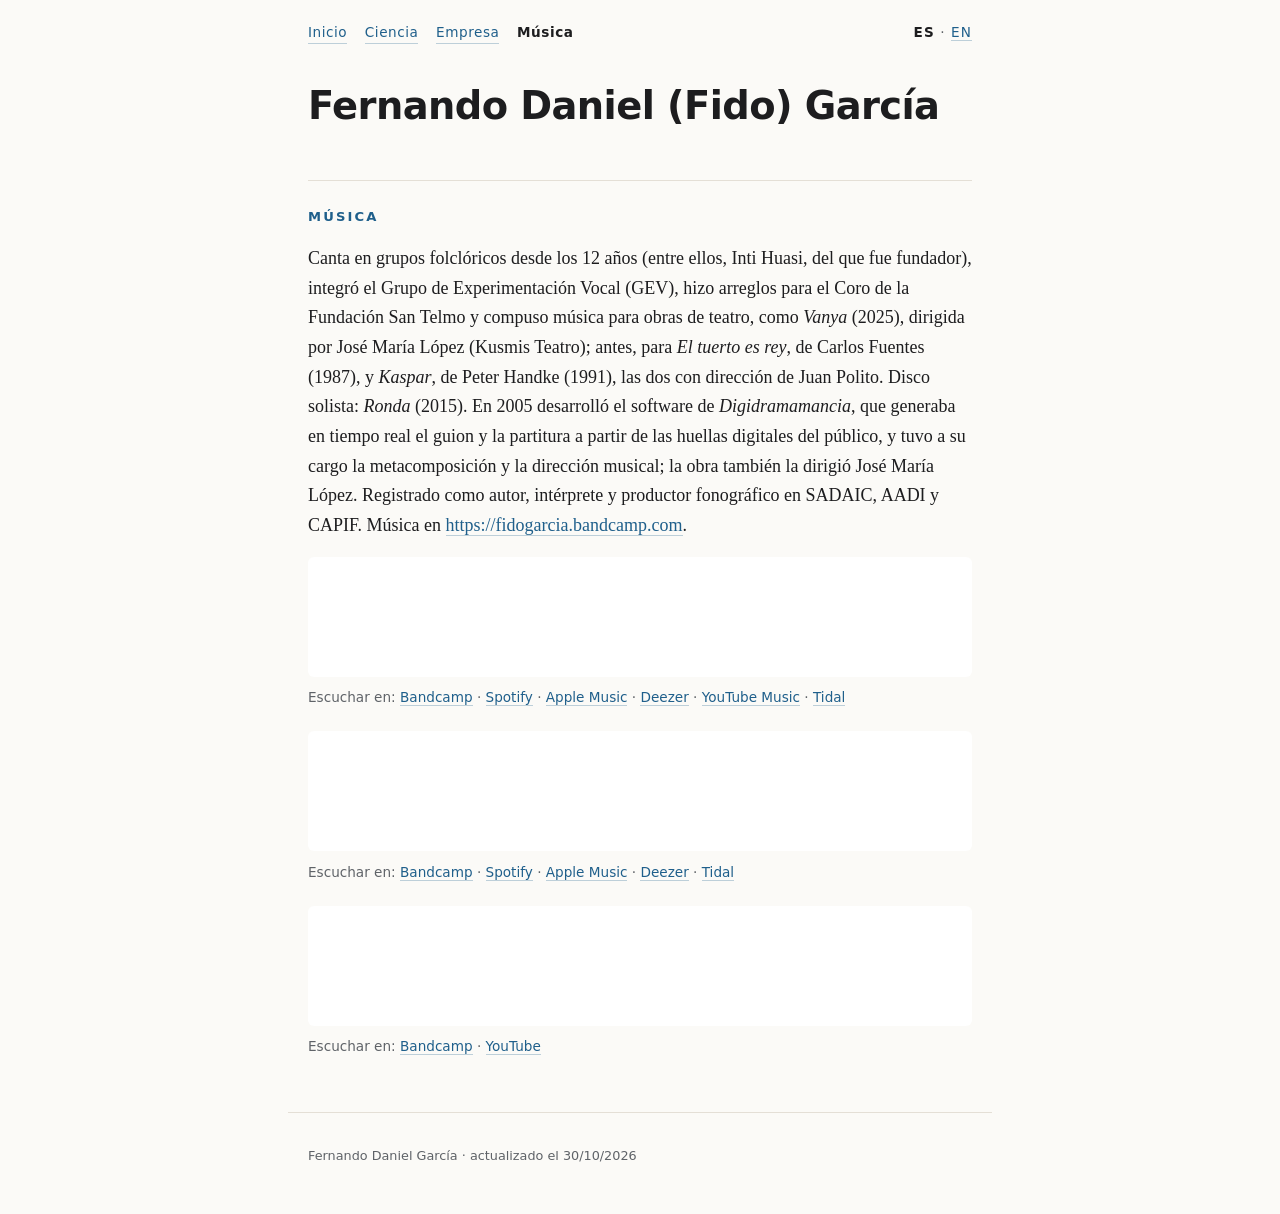
<file: musica.html>
<!doctype html>
<html lang="es">
<head>
<meta charset="utf-8">
<meta name="viewport" content="width=device-width, initial-scale=1">
<title>Música · Fernando Daniel (Fido) García</title>
<meta name="description" content="Más de cuarenta años desarrollando
software, en la ciencia y en la empresa: CONICET, empresas de tecnología
y música.">
<meta property="og:title" content="Música · Fernando Daniel (Fido)
García">
<meta property="og:description" content="Más de cuarenta años
desarrollando software, en la ciencia y en la empresa: CONICET, empresas
de tecnología y música.">
<meta property="og:type" content="profile">
<meta property="og:url" content="https://garciafido.github.io/musica.html">
<meta name="google-site-verification" content="lix8JMzhX6W81RtMt0i0QWCnsRG5aEg4VcBy_NWRv2c">
<link rel="canonical" href="https://garciafido.github.io/musica.html">
<link rel="stylesheet" href="estilo.css?v=300c1558">
<link rel="alternate" hreflang="es" href="https://garciafido.github.io/musica.html">
<link rel="alternate" hreflang="en" href="https://garciafido.github.io/en/musica.html">
<link rel="alternate" hreflang="x-default" href="https://garciafido.github.io/musica.html">
</head>
<body>
<nav class="barra" aria-label="Secciones e idioma"><a href="index.html">Inicio</a> <a href="ciencia.html">Ciencia</a> <a href="empresa.html">Empresa</a> <strong aria-current="page">Música</strong> <span class="idioma"><strong>ES</strong> · <a href="en/musica.html" hreflang="en" lang="en">EN</a></span></nav>
<main>
<section id="fernando-daniel-garcía" class="level1">
<h1>Fernando Daniel (Fido) García</h1>
<section id="música-2" class="level2 web musica">
<h2 class="web musica">Música</h2>
<p>Canta en grupos folclóricos desde los 12 años (entre ellos, Inti
Huasi, del que fue fundador), integró el Grupo de Experimentación Vocal
(GEV), hizo arreglos para el Coro de la Fundación San Telmo y compuso
música para obras de teatro, como <em>Vanya</em> (2025)<span
class="profesional web">, dirigida por José María López (Kusmis Teatro);
antes, para <em>El tuerto es rey</em>, de Carlos Fuentes (1987), y
<em>Kaspar</em>, de Peter Handke (1991), las dos con dirección de Juan
Polito</span>. Disco solista: <em>Ronda</em> (2015). <span
class="profesional web">En 2005 desarrolló el software de
<em>Digidramamancia</em>, que generaba en tiempo real el guion y la
partitura a partir de las huellas digitales del público, y tuvo a su
cargo la metacomposición y la dirección musical; la obra también la
dirigió José María López.</span> Registrado como autor, intérprete y
productor fonográfico en SADAIC, AADI y CAPIF. Música en <a
href="https://fidogarcia.bandcamp.com"
class="uri">https://fidogarcia.bandcamp.com</a>.</p>
<div class="escuchar">
<iframe title="Ronda, de Fido García" src="https://bandcamp.com/EmbeddedPlayer/album=2875251689/size=large/bgcol=ffffff/linkcol=1f5f8b/tracklist=false/artwork=small/transparent=true/" seamless loading="lazy"><a href="https://fidogarcia.bandcamp.com/album/ronda">Ronda, de Fido García</a></iframe>
<div class="plataformas">
<p>Escuchar en: <a
href="https://fidogarcia.bandcamp.com/album/ronda">Bandcamp</a> · <a
href="https://open.spotify.com/album/0GtM4S9f8RQZbKN4LxFngn">Spotify</a>
· <a href="https://music.apple.com/album/1571113535">Apple Music</a> ·
<a href="https://www.deezer.com/album/235629942">Deezer</a> · <a
href="https://music.youtube.com/browse/MPREb_DyA3XovJWaR">YouTube
Music</a> · <a href="https://tidal.com/album/186853217">Tidal</a></p>
</div>
<iframe title="Vanya en miniatura, de Fido García" src="https://bandcamp.com/EmbeddedPlayer/track=591676799/size=large/bgcol=ffffff/linkcol=1f5f8b/tracklist=false/artwork=small/transparent=true/" seamless loading="lazy"><a href="https://fidogarcia.bandcamp.com/track/vanya-en-miniatura">Vanya en miniatura, de Fido García</a></iframe>
<div class="plataformas">
<p>Escuchar en: <a
href="https://fidogarcia.bandcamp.com/track/vanya-en-miniatura">Bandcamp</a>
· <a
href="https://open.spotify.com/album/1AbLcHLztrC2jRCnDom65g">Spotify</a>
· <a href="https://music.apple.com/album/1845209970">Apple Music</a> ·
<a href="https://www.deezer.com/album/835029922">Deezer</a> · <a
href="https://tidal.com/album/465890611">Tidal</a></p>
</div>
<iframe title="Alep-Uruk, de Digidramamancia" src="https://bandcamp.com/EmbeddedPlayer/album=3556340492/size=large/bgcol=ffffff/linkcol=1f5f8b/tracklist=false/artwork=small/transparent=true/" seamless loading="lazy"><a href="https://fidogarcia.bandcamp.com/album/alep-uruk">Alep-Uruk, de Digidramamancia</a></iframe>
<div class="plataformas">
<p>Escuchar en: <a
href="https://fidogarcia.bandcamp.com/album/alep-uruk">Bandcamp</a> · <a
href="https://www.youtube.com/playlist?list=PLOhew05EHbYFwoVICW5fAjhMqmMrE0O88">YouTube</a></p>
</div>
</div>
</section>
</section>
</main>
<footer>Fernando Daniel García · actualizado el 30/10/2026</footer>
<!-- Cloudflare Web Analytics: cuenta visitas sin cookies ni datos personales. -->
<script type="module" src="https://static.cloudflareinsights.com/beacon.min.js" data-cf-beacon='{"token": "0a6d89fea7e641ad9fdb1b45c8135410"}'></script>
</body>
</html>
</file>
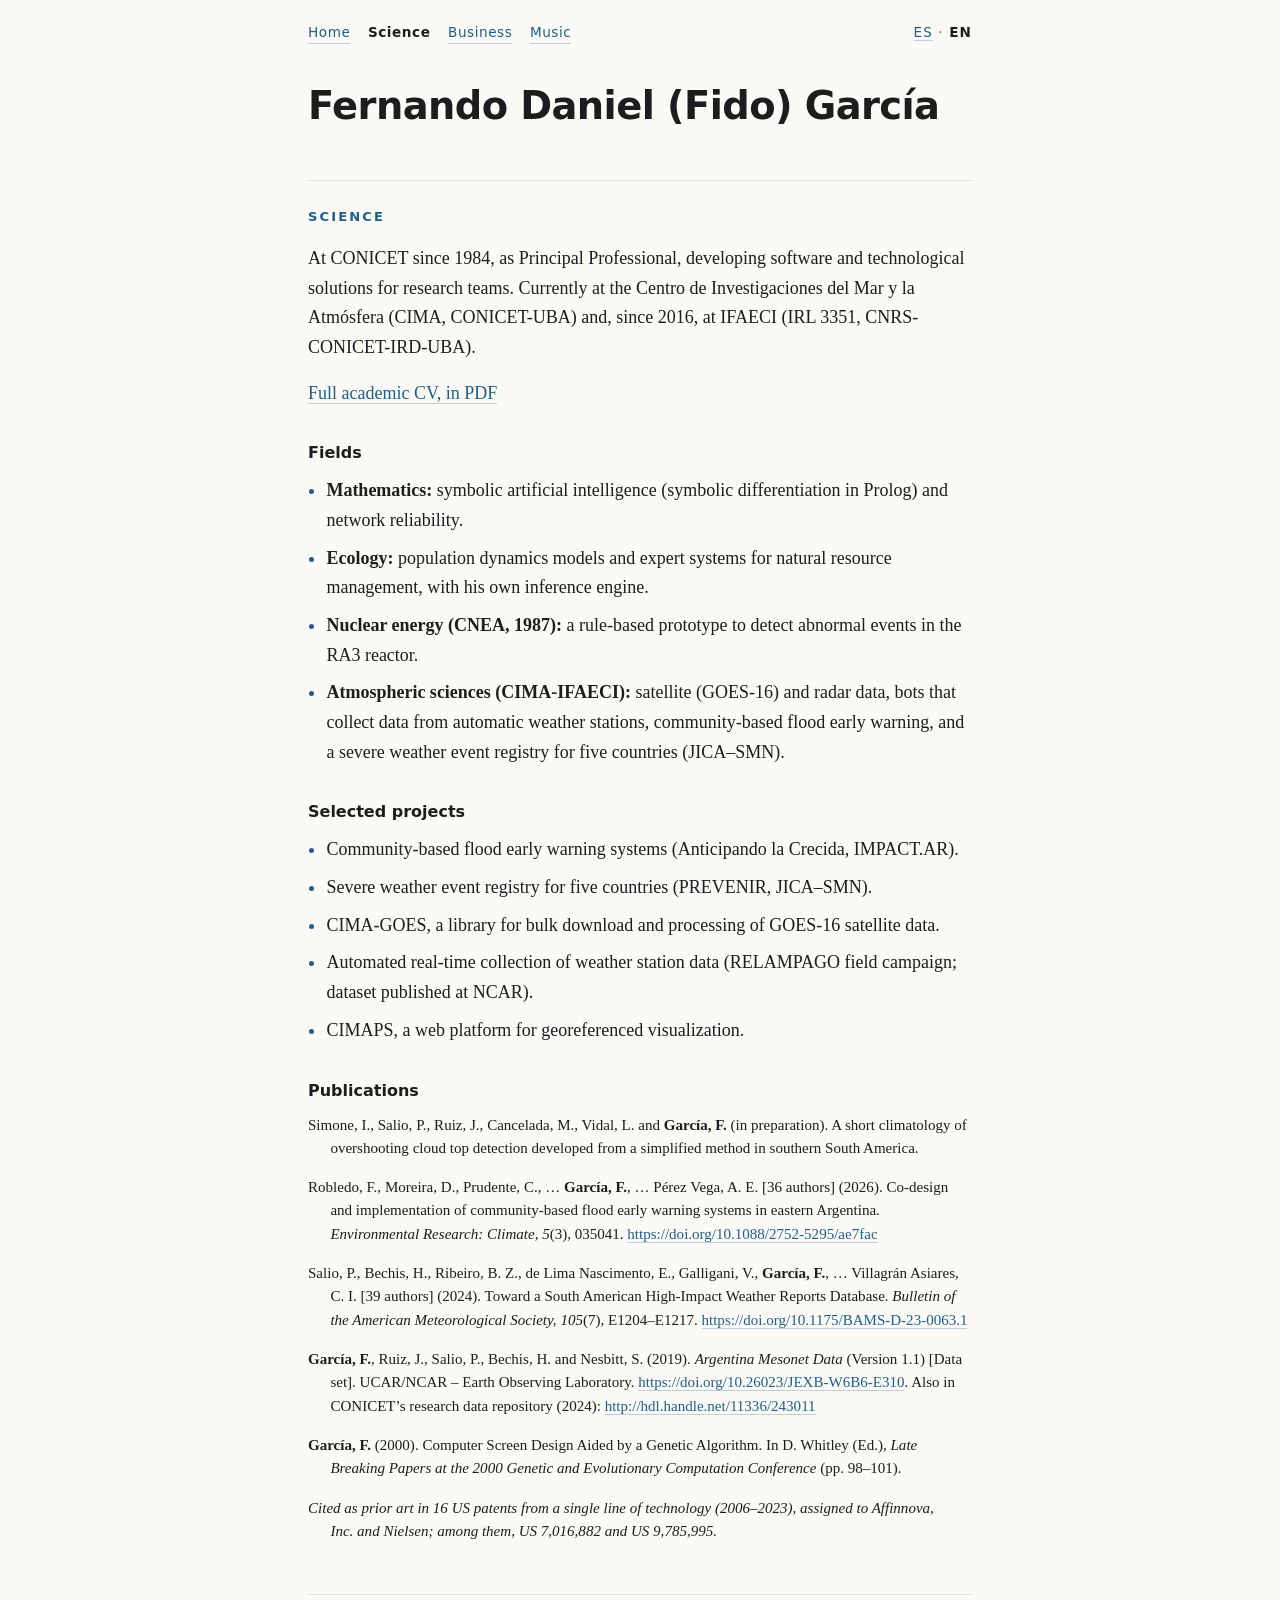
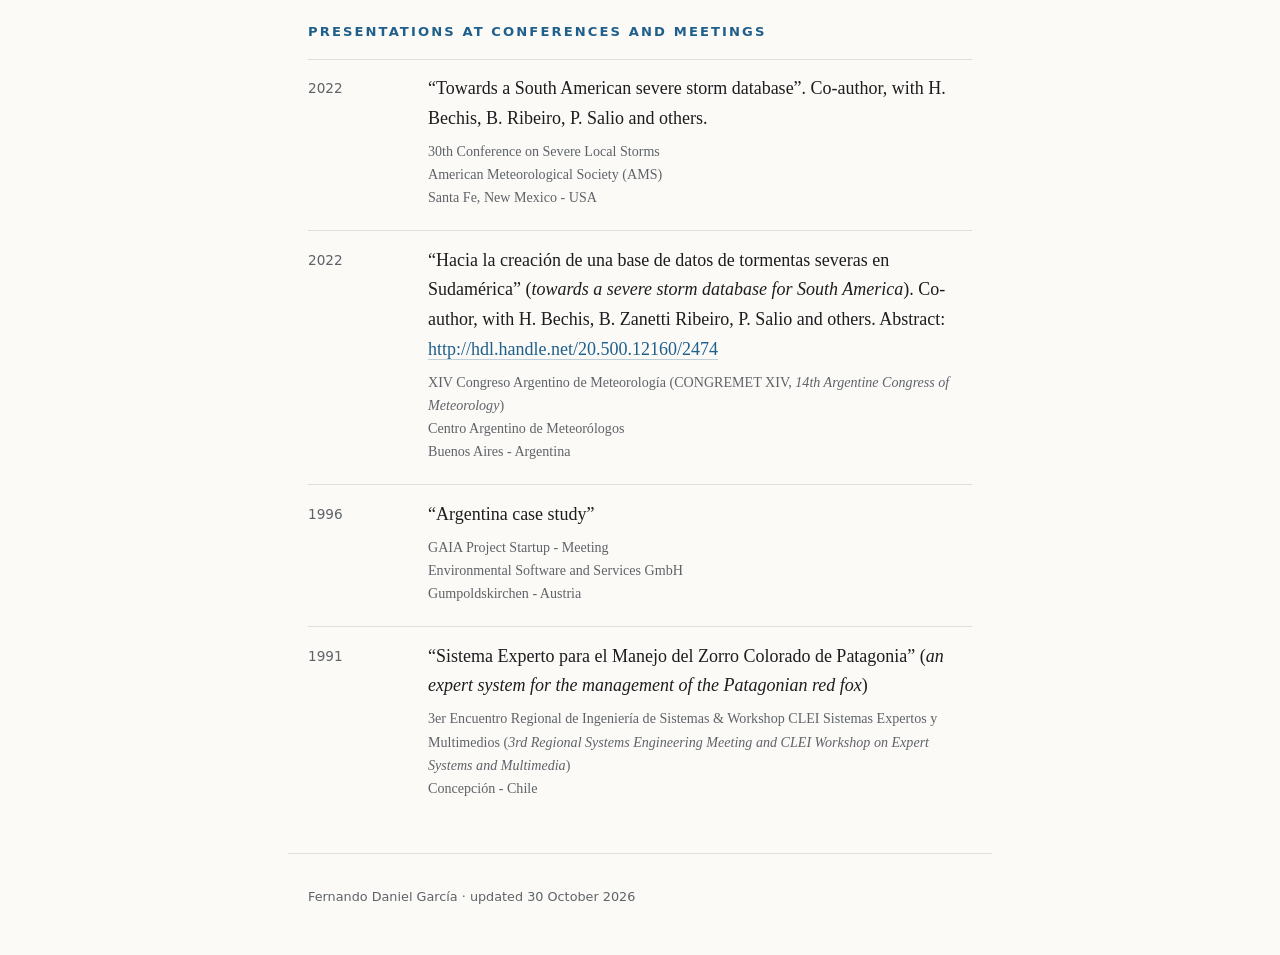
<file: en/ciencia.html>
<!doctype html>
<html lang="en">
<head>
<meta charset="utf-8">
<meta name="viewport" content="width=device-width, initial-scale=1">
<title>Science · Fernando Daniel (Fido) García</title>
<meta name="description" content="Over forty years building software, in
science and in business: CONICET, technology companies and music.">
<meta property="og:title" content="Science · Fernando Daniel (Fido)
García">
<meta property="og:description" content="Over forty years building
software, in science and in business: CONICET, technology companies and
music.">
<meta property="og:type" content="profile">
<meta property="og:url" content="https://garciafido.github.io/en/ciencia.html">
<meta name="google-site-verification" content="lix8JMzhX6W81RtMt0i0QWCnsRG5aEg4VcBy_NWRv2c">
<link rel="canonical" href="https://garciafido.github.io/en/ciencia.html">
<link rel="stylesheet" href="../estilo.css?v=300c1558">
<link rel="alternate" hreflang="es" href="https://garciafido.github.io/ciencia.html">
<link rel="alternate" hreflang="en" href="https://garciafido.github.io/en/ciencia.html">
<link rel="alternate" hreflang="x-default" href="https://garciafido.github.io/ciencia.html">
</head>
<body>
<nav class="barra" aria-label="Sections and language"><a href="index.html">Home</a> <strong aria-current="page">Science</strong> <a href="empresa.html">Business</a> <a href="musica.html">Music</a> <span class="idioma"><a href="../ciencia.html" hreflang="es" lang="es">ES</a> · <strong>EN</strong></span></nav>
<main>
<section id="fernando-daniel-garcía" class="level1">
<h1>Fernando Daniel (Fido) García</h1>
<section id="science-1" class="level2 web ciencia">
<h2 class="web ciencia">Science</h2>
<p>At CONICET since 1984, as Principal Professional, developing software
and technological solutions for research teams. Currently at the Centro
de Investigaciones del Mar y la Atmósfera (CIMA, CONICET-UBA) and, since
2016, at IFAECI (IRL 3351, CNRS-CONICET-IRD-UBA).</p>
<p><a href="fernando-garcia-cv-academic.pdf">Full academic CV, in
PDF</a></p>
<section id="fields" class="level3">
<h3>Fields</h3>
<ul>
<li><strong>Mathematics:</strong> symbolic artificial intelligence
(symbolic differentiation in Prolog) and network reliability.</li>
<li><strong>Ecology:</strong> population dynamics models and expert
systems for natural resource management, with his own inference
engine.</li>
<li><strong>Nuclear energy (CNEA, 1987):</strong> a rule-based prototype
to detect abnormal events in the RA3 reactor.</li>
<li><strong>Atmospheric sciences (CIMA-IFAECI):</strong> satellite
(GOES-16) and radar data, bots that collect data from automatic weather
stations, community-based flood early warning, and a severe weather
event registry for five countries (JICA–SMN).</li>
</ul>
</section>
<section id="selected-projects" class="level3">
<h3>Selected projects</h3>
<ul>
<li>Community-based flood early warning systems (Anticipando la Crecida,
IMPACT.AR).</li>
<li>Severe weather event registry for five countries (PREVENIR,
JICA–SMN).</li>
<li>CIMA-GOES, a library for bulk download and processing of GOES-16
satellite data.</li>
<li>Automated real-time collection of weather station data (RELAMPAGO
field campaign; dataset published at NCAR).</li>
<li>CIMAPS, a web platform for georeferenced visualization.</li>
</ul>
</section>
<section id="publications" class="level3">
<h3>Publications</h3>
<p>Simone, I., Salio, P., Ruiz, J., Cancelada, M., Vidal, L. and
<strong>García, F.</strong> (in preparation). A short climatology of
overshooting cloud top detection developed from a simplified method in
southern South America.</p>
<p>Robledo, F., Moreira, D., Prudente, C., … <strong>García,
F.</strong>, … Pérez Vega, A. E. [36 authors] (2026). Co-design and
implementation of community-based flood early warning systems in eastern
Argentina. <em>Environmental Research: Climate, 5</em>(3), 035041. <a
href="https://doi.org/10.1088/2752-5295/ae7fac"
class="uri">https://doi.org/10.1088/2752-5295/ae7fac</a></p>
<p>Salio, P., Bechis, H., Ribeiro, B. Z., de Lima Nascimento, E.,
Galligani, V., <strong>García, F.</strong>, … Villagrán Asiares, C. I.
[39 authors] (2024). Toward a South American High-Impact Weather Reports
Database. <em>Bulletin of the American Meteorological Society,
105</em>(7), E1204–E1217. <a
href="https://doi.org/10.1175/BAMS-D-23-0063.1"
class="uri">https://doi.org/10.1175/BAMS-D-23-0063.1</a></p>
<p><strong>García, F.</strong>, Ruiz, J., Salio, P., Bechis, H. and
Nesbitt, S. (2019). <em>Argentina Mesonet Data</em> (Version 1.1) [Data
set]. UCAR/NCAR – Earth Observing Laboratory. <a
href="https://doi.org/10.26023/JEXB-W6B6-E310"
class="uri">https://doi.org/10.26023/JEXB-W6B6-E310</a>. Also in
CONICET’s research data repository (2024): <a
href="http://hdl.handle.net/11336/243011"
class="uri">http://hdl.handle.net/11336/243011</a></p>
<p><strong>García, F.</strong> (2000). Computer Screen Design Aided by a
Genetic Algorithm. In D. Whitley (Ed.), <em>Late Breaking Papers at the
2000 Genetic and Evolutionary Computation Conference</em>
(pp. 98–101).</p>
<p><em>Cited as prior art in 16 US patents from a single line of
technology (2006–2023), assigned to Affinnova, Inc. and Nielsen; among
them, US 7,016,882 and US 9,785,995.</em></p>
</section>
</section>
<section id="presentations-at-conferences-and-meetings"
class="level2 ciencia">
<h2 class="ciencia">Presentations at conferences and meetings</h2>
<div class="item">
<div class="periodo">
2022
</div>
<p>“Towards a South American severe storm database”. Co-author, with H.
Bechis, B. Ribeiro, P. Salio and others.</p>
<div class="lugar">
<p>30th Conference on Severe Local Storms<br />
American Meteorological Society (AMS)<br />
Santa Fe, New Mexico - USA</p>
</div>
</div>
<div class="item">
<div class="periodo">
2022
</div>
<p>“Hacia la creación de una base de datos de tormentas severas en
Sudamérica” (<em>towards a severe storm database for South
America</em>). Co-author, with H. Bechis, B. Zanetti Ribeiro, P. Salio
and others. Abstract: <a href="http://hdl.handle.net/20.500.12160/2474"
class="uri">http://hdl.handle.net/20.500.12160/2474</a></p>
<div class="lugar">
<p>XIV Congreso Argentino de Meteorología (CONGREMET XIV, <em>14th
Argentine Congress of Meteorology</em>)<br />
Centro Argentino de Meteorólogos<br />
Buenos Aires - Argentina</p>
</div>
</div>
<div class="item">
<div class="periodo">
1996
</div>
<p>“Argentina case study”</p>
<div class="lugar">
<p>GAIA Project Startup - Meeting<br />
Environmental Software and Services GmbH<br />
Gumpoldskirchen - Austria</p>
</div>
</div>
<div class="item">
<div class="periodo">
1991
</div>
<p>“Sistema Experto para el Manejo del Zorro Colorado de Patagonia”
(<em>an expert system for the management of the Patagonian red
fox</em>)</p>
<div class="lugar">
<p>3er Encuentro Regional de Ingeniería de Sistemas &amp; Workshop CLEI
Sistemas Expertos y Multimedios (<em>3rd Regional Systems Engineering
Meeting and CLEI Workshop on Expert Systems and Multimedia</em>)<br />
Concepción - Chile</p>
</div>
</div>
</section>
</section>
</main>
<footer>Fernando Daniel García · updated 30 October 2026</footer>
<!-- Cloudflare Web Analytics: cuenta visitas sin cookies ni datos personales. -->
<script type="module" src="https://static.cloudflareinsights.com/beacon.min.js" data-cf-beacon='{"token": "0a6d89fea7e641ad9fdb1b45c8135410"}'></script>
</body>
</html>
</file>
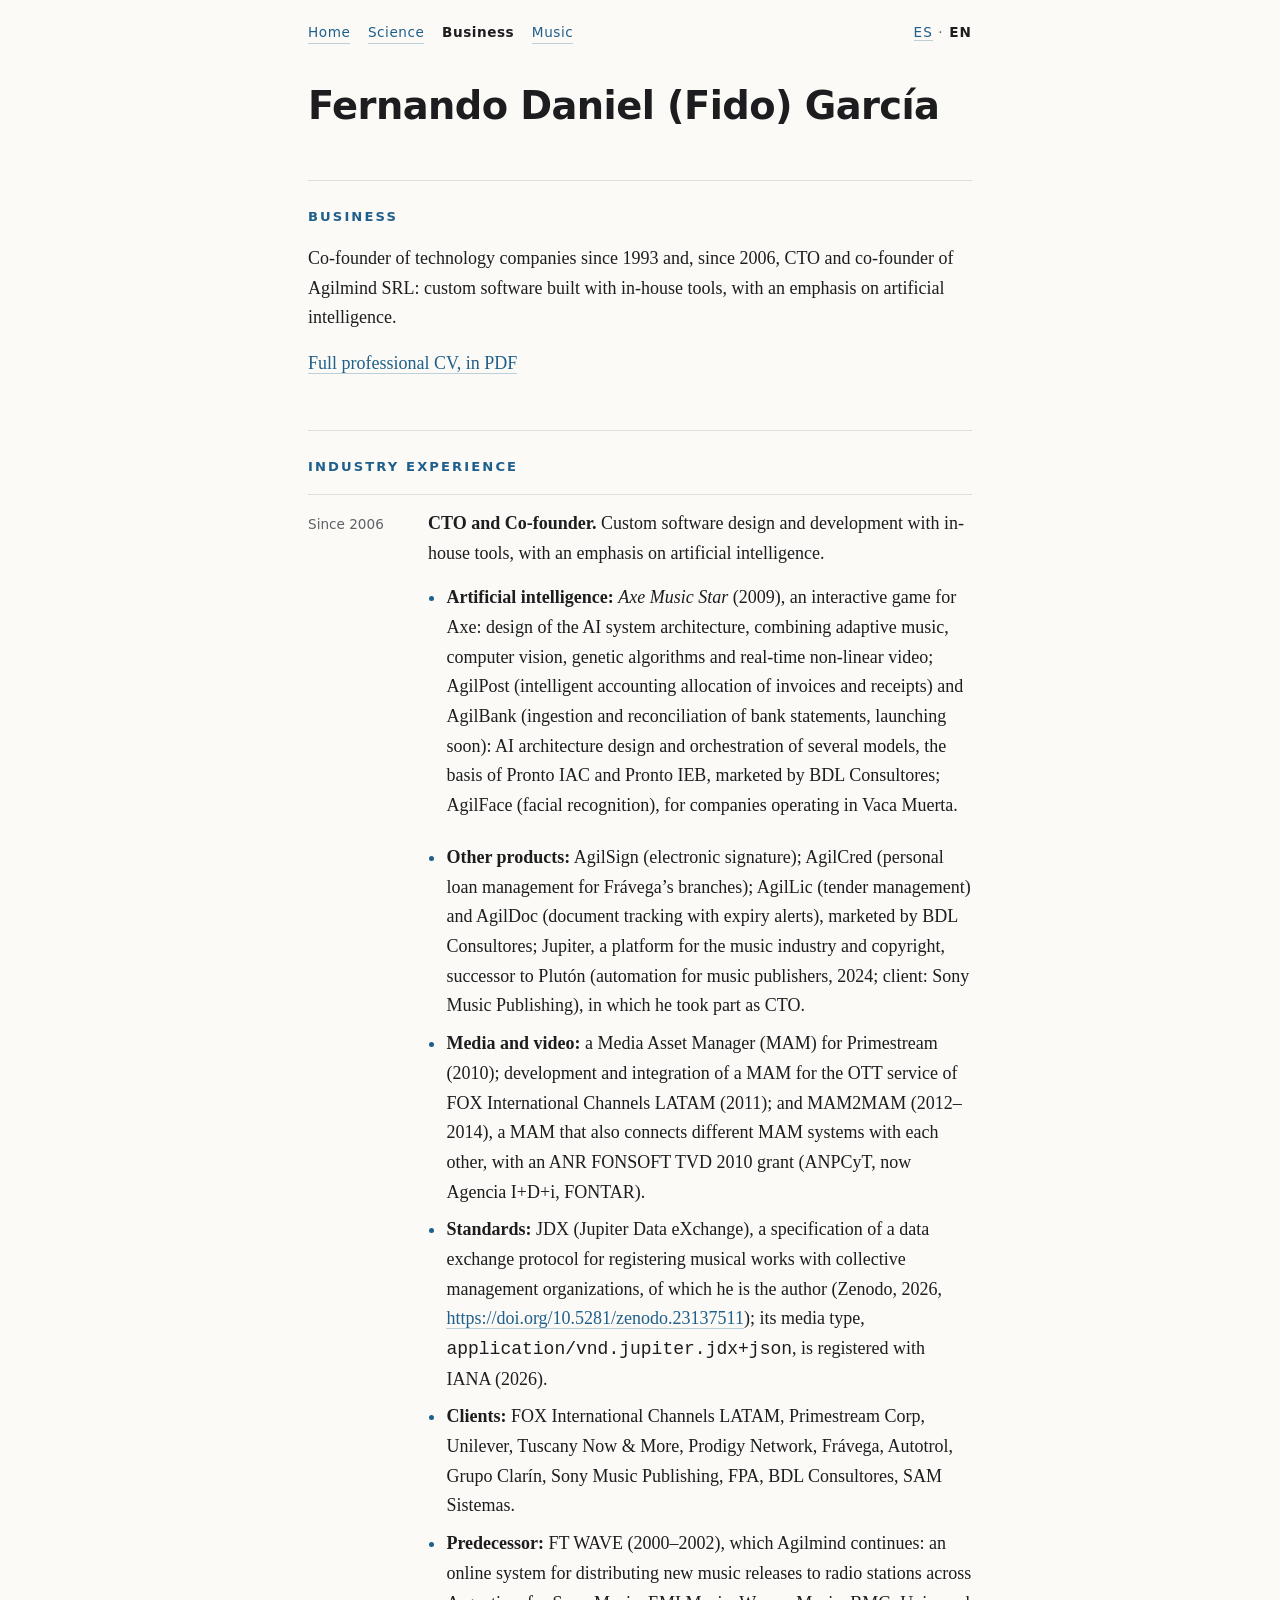
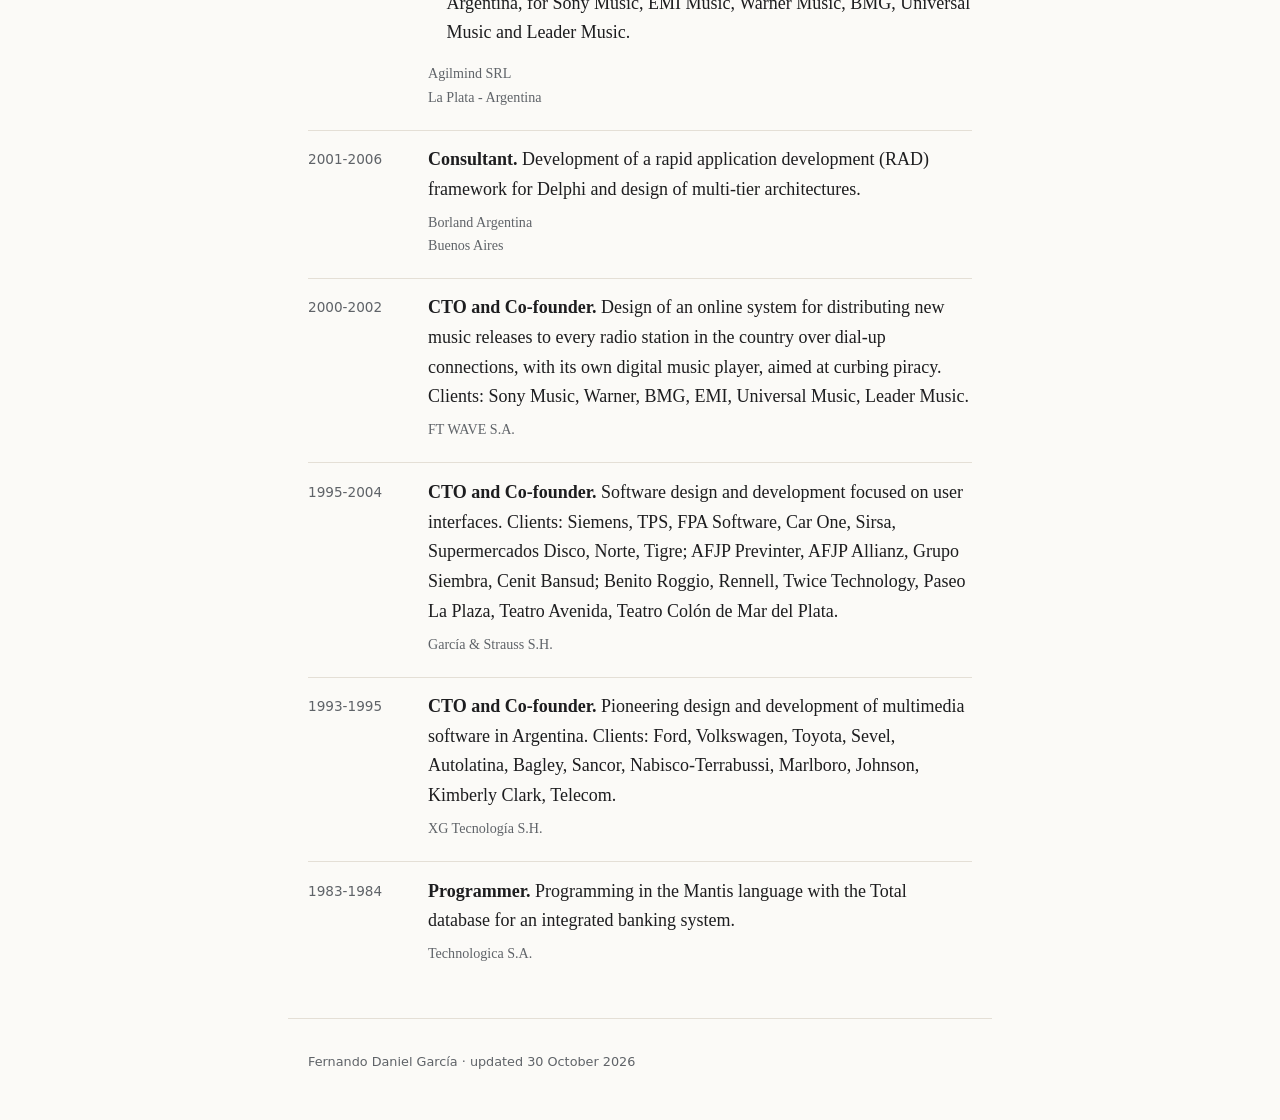
<file: en/empresa.html>
<!doctype html>
<html lang="en">
<head>
<meta charset="utf-8">
<meta name="viewport" content="width=device-width, initial-scale=1">
<title>Business · Fernando Daniel (Fido) García</title>
<meta name="description" content="Over forty years building software, in
science and in business: CONICET, technology companies and music.">
<meta property="og:title" content="Business · Fernando Daniel (Fido)
García">
<meta property="og:description" content="Over forty years building
software, in science and in business: CONICET, technology companies and
music.">
<meta property="og:type" content="profile">
<meta property="og:url" content="https://garciafido.github.io/en/empresa.html">
<meta name="google-site-verification" content="lix8JMzhX6W81RtMt0i0QWCnsRG5aEg4VcBy_NWRv2c">
<link rel="canonical" href="https://garciafido.github.io/en/empresa.html">
<link rel="stylesheet" href="../estilo.css?v=300c1558">
<link rel="alternate" hreflang="es" href="https://garciafido.github.io/empresa.html">
<link rel="alternate" hreflang="en" href="https://garciafido.github.io/en/empresa.html">
<link rel="alternate" hreflang="x-default" href="https://garciafido.github.io/empresa.html">
</head>
<body>
<nav class="barra" aria-label="Sections and language"><a href="index.html">Home</a> <a href="ciencia.html">Science</a> <strong aria-current="page">Business</strong> <a href="musica.html">Music</a> <span class="idioma"><a href="../empresa.html" hreflang="es" lang="es">ES</a> · <strong>EN</strong></span></nav>
<main>
<section id="fernando-daniel-garcía" class="level1">
<h1>Fernando Daniel (Fido) García</h1>
<section id="business-1" class="level2 web empresa">
<h2 class="web empresa">Business</h2>
<p>Co-founder of technology companies since 1993 and, since 2006, CTO
and co-founder of Agilmind SRL: custom software built with in-house
tools, with an emphasis on artificial intelligence.</p>
<p><a href="fernando-garcia-cv-professional.pdf">Full professional CV,
in PDF</a></p>
</section>
<section id="industry-experience" class="level2 profesional empresa">
<h2 class="profesional empresa">Industry experience</h2>
<div class="item">
<div class="periodo">
Since 2006
</div>
<p><strong>CTO and Co-founder.</strong> Custom software design and
development with in-house tools, with an emphasis on artificial
intelligence.</p>
<ul>
<li><strong>Artificial intelligence:</strong> <em>Axe Music Star</em>
(2009), an interactive game for Axe: design of the AI system
architecture, combining adaptive music, computer vision, genetic
algorithms and real-time non-linear video; AgilPost (intelligent
accounting allocation of invoices and receipts) and AgilBank (ingestion
and reconciliation of bank statements, launching soon): AI architecture
design and orchestration of several models, the basis of Pronto IAC and
Pronto IEB, marketed by BDL Consultores; AgilFace (facial recognition),
for companies operating in Vaca Muerta.</li>
</ul>
<ul>
<li><strong>Other products:</strong> AgilSign (electronic signature);
AgilCred (personal loan management for Frávega’s branches); AgilLic
(tender management) and AgilDoc (document tracking with expiry alerts),
marketed by BDL Consultores; Jupiter, a platform for the music industry
and copyright, successor to Plutón (automation for music publishers,
2024; client: Sony Music Publishing), in which he took part as CTO.</li>
<li><strong>Media and video:</strong> a Media Asset Manager (MAM) for
Primestream (2010); development and integration of a MAM for the OTT
service of FOX International Channels LATAM (2011); and MAM2MAM
(2012–2014), a MAM that also connects different MAM systems with each
other, with an ANR FONSOFT TVD 2010 grant (ANPCyT, now Agencia I+D+i,
FONTAR).</li>
<li><strong>Standards:</strong> JDX (Jupiter Data eXchange), a
specification of a data exchange protocol for registering musical works
with collective management organizations, of which he is the author
(Zenodo, 2026, <a href="https://doi.org/10.5281/zenodo.23137511"
class="uri">https://doi.org/10.5281/zenodo.23137511</a>); its media
type, <code>application/vnd.jupiter.jdx+json</code>, is registered with
IANA (2026).</li>
<li><strong>Clients:</strong> FOX International Channels LATAM,
Primestream Corp, Unilever, Tuscany Now &amp; More, Prodigy Network,
Frávega, Autotrol, Grupo Clarín, Sony Music Publishing, FPA, BDL
Consultores, SAM Sistemas.</li>
<li><strong>Predecessor:</strong> FT WAVE (2000–2002), which Agilmind
continues: an online system for distributing new music releases to radio
stations across Argentina, for Sony Music, EMI Music, Warner Music, BMG,
Universal Music and Leader Music.</li>
</ul>
<div class="lugar">
<p>Agilmind SRL<br />
La Plata - Argentina</p>
</div>
</div>
<div class="item">
<div class="periodo">
2001-2006
</div>
<p><strong>Consultant.</strong> Development of a rapid application
development (RAD) framework for Delphi and design of multi-tier
architectures.</p>
<div class="lugar">
<p>Borland Argentina<br />
Buenos Aires</p>
</div>
</div>
<div class="item">
<div class="periodo">
2000-2002
</div>
<p><strong>CTO and Co-founder.</strong> Design of an online system for
distributing new music releases to every radio station in the country
over dial-up connections, with its own digital music player, aimed at
curbing piracy. Clients: Sony Music, Warner, BMG, EMI, Universal Music,
Leader Music.</p>
<div class="lugar">
<p>FT WAVE S.A.</p>
</div>
</div>
<div class="item">
<div class="periodo">
1995-2004
</div>
<p><strong>CTO and Co-founder.</strong> Software design and development
focused on user interfaces. Clients: Siemens, TPS, FPA Software, Car
One, Sirsa, Supermercados Disco, Norte, Tigre; AFJP Previnter, AFJP
Allianz, Grupo Siembra, Cenit Bansud; Benito Roggio, Rennell, Twice
Technology, Paseo La Plaza, Teatro Avenida, Teatro Colón de Mar del
Plata.</p>
<div class="lugar">
<p>García &amp; Strauss S.H.</p>
</div>
</div>
<div class="item">
<div class="periodo">
1993-1995
</div>
<p><strong>CTO and Co-founder.</strong> Pioneering design and
development of multimedia software in Argentina. Clients: Ford,
Volkswagen, Toyota, Sevel, Autolatina, Bagley, Sancor,
Nabisco-Terrabussi, Marlboro, Johnson, Kimberly Clark, Telecom.</p>
<div class="lugar">
<p>XG Tecnología S.H.</p>
</div>
</div>
<div class="item">
<div class="periodo">
1983-1984
</div>
<p><strong>Programmer.</strong> Programming in the Mantis language with
the Total database for an integrated banking system.</p>
<div class="lugar">
<p>Technologica S.A.</p>
</div>
</div>
</section>
</section>
</main>
<footer>Fernando Daniel García · updated 30 October 2026</footer>
<!-- Cloudflare Web Analytics: cuenta visitas sin cookies ni datos personales. -->
<script type="module" src="https://static.cloudflareinsights.com/beacon.min.js" data-cf-beacon='{"token": "0a6d89fea7e641ad9fdb1b45c8135410"}'></script>
</body>
</html>
</file>
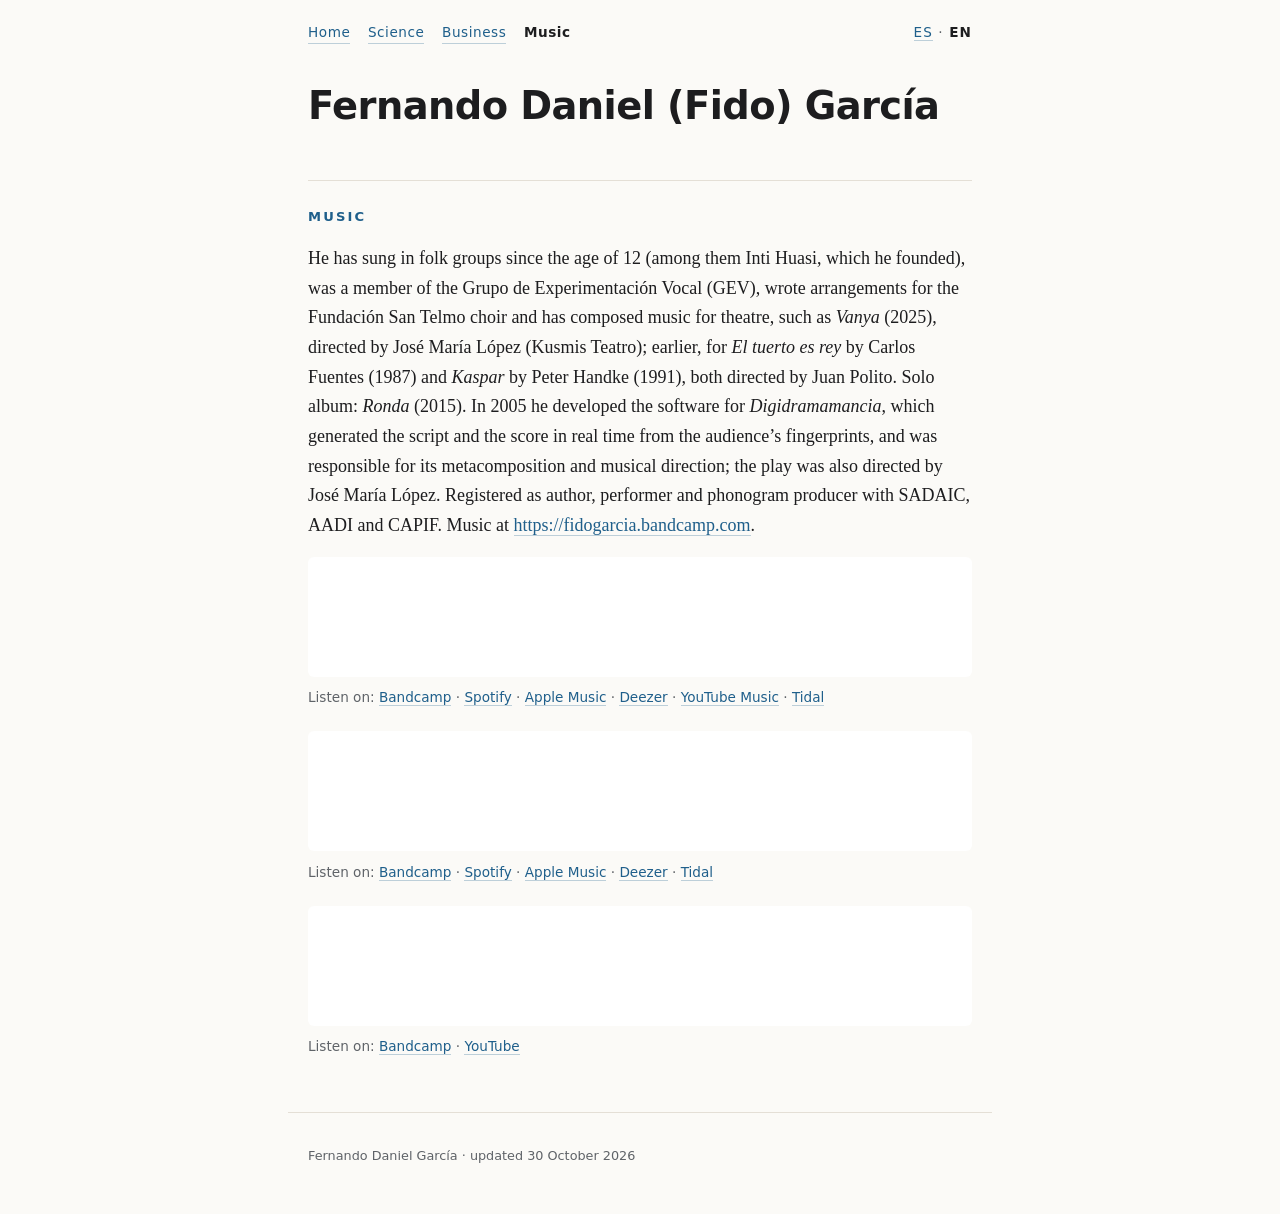
<file: en/musica.html>
<!doctype html>
<html lang="en">
<head>
<meta charset="utf-8">
<meta name="viewport" content="width=device-width, initial-scale=1">
<title>Music · Fernando Daniel (Fido) García</title>
<meta name="description" content="Over forty years building software, in
science and in business: CONICET, technology companies and music.">
<meta property="og:title" content="Music · Fernando Daniel (Fido)
García">
<meta property="og:description" content="Over forty years building
software, in science and in business: CONICET, technology companies and
music.">
<meta property="og:type" content="profile">
<meta property="og:url" content="https://garciafido.github.io/en/musica.html">
<meta name="google-site-verification" content="lix8JMzhX6W81RtMt0i0QWCnsRG5aEg4VcBy_NWRv2c">
<link rel="canonical" href="https://garciafido.github.io/en/musica.html">
<link rel="stylesheet" href="../estilo.css?v=300c1558">
<link rel="alternate" hreflang="es" href="https://garciafido.github.io/musica.html">
<link rel="alternate" hreflang="en" href="https://garciafido.github.io/en/musica.html">
<link rel="alternate" hreflang="x-default" href="https://garciafido.github.io/musica.html">
</head>
<body>
<nav class="barra" aria-label="Sections and language"><a href="index.html">Home</a> <a href="ciencia.html">Science</a> <a href="empresa.html">Business</a> <strong aria-current="page">Music</strong> <span class="idioma"><a href="../musica.html" hreflang="es" lang="es">ES</a> · <strong>EN</strong></span></nav>
<main>
<section id="fernando-daniel-garcía" class="level1">
<h1>Fernando Daniel (Fido) García</h1>
<section id="music-2" class="level2 web musica">
<h2 class="web musica">Music</h2>
<p>He has sung in folk groups since the age of 12 (among them Inti
Huasi, which he founded), was a member of the Grupo de Experimentación
Vocal (GEV), wrote arrangements for the Fundación San Telmo choir and
has composed music for theatre, such as <em>Vanya</em> (2025)<span
class="profesional web">, directed by José María López (Kusmis Teatro);
earlier, for <em>El tuerto es rey</em> by Carlos Fuentes (1987) and
<em>Kaspar</em> by Peter Handke (1991), both directed by Juan
Polito</span>. Solo album: <em>Ronda</em> (2015). <span
class="profesional web">In 2005 he developed the software for
<em>Digidramamancia</em>, which generated the script and the score in
real time from the audience’s fingerprints, and was responsible for its
metacomposition and musical direction; the play was also directed by
José María López.</span> Registered as author, performer and phonogram
producer with SADAIC, AADI and CAPIF. Music at <a
href="https://fidogarcia.bandcamp.com"
class="uri">https://fidogarcia.bandcamp.com</a>.</p>
<div class="escuchar">
<iframe title="Ronda, by Fido García" src="https://bandcamp.com/EmbeddedPlayer/album=2875251689/size=large/bgcol=ffffff/linkcol=1f5f8b/tracklist=false/artwork=small/transparent=true/" seamless loading="lazy"><a href="https://fidogarcia.bandcamp.com/album/ronda">Ronda, by Fido García</a></iframe>
<div class="plataformas">
<p>Listen on: <a
href="https://fidogarcia.bandcamp.com/album/ronda">Bandcamp</a> · <a
href="https://open.spotify.com/album/0GtM4S9f8RQZbKN4LxFngn">Spotify</a>
· <a href="https://music.apple.com/album/1571113535">Apple Music</a> ·
<a href="https://www.deezer.com/album/235629942">Deezer</a> · <a
href="https://music.youtube.com/browse/MPREb_DyA3XovJWaR">YouTube
Music</a> · <a href="https://tidal.com/album/186853217">Tidal</a></p>
</div>
<iframe title="Vanya en miniatura, by Fido García" src="https://bandcamp.com/EmbeddedPlayer/track=591676799/size=large/bgcol=ffffff/linkcol=1f5f8b/tracklist=false/artwork=small/transparent=true/" seamless loading="lazy"><a href="https://fidogarcia.bandcamp.com/track/vanya-en-miniatura">Vanya en miniatura, by Fido García</a></iframe>
<div class="plataformas">
<p>Listen on: <a
href="https://fidogarcia.bandcamp.com/track/vanya-en-miniatura">Bandcamp</a>
· <a
href="https://open.spotify.com/album/1AbLcHLztrC2jRCnDom65g">Spotify</a>
· <a href="https://music.apple.com/album/1845209970">Apple Music</a> ·
<a href="https://www.deezer.com/album/835029922">Deezer</a> · <a
href="https://tidal.com/album/465890611">Tidal</a></p>
</div>
<iframe title="Alep-Uruk, by Digidramamancia" src="https://bandcamp.com/EmbeddedPlayer/album=3556340492/size=large/bgcol=ffffff/linkcol=1f5f8b/tracklist=false/artwork=small/transparent=true/" seamless loading="lazy"><a href="https://fidogarcia.bandcamp.com/album/alep-uruk">Alep-Uruk, by Digidramamancia</a></iframe>
<div class="plataformas">
<p>Listen on: <a
href="https://fidogarcia.bandcamp.com/album/alep-uruk">Bandcamp</a> · <a
href="https://www.youtube.com/playlist?list=PLOhew05EHbYFwoVICW5fAjhMqmMrE0O88">YouTube</a></p>
</div>
</div>
</section>
</section>
</main>
<footer>Fernando Daniel García · updated 30 October 2026</footer>
<!-- Cloudflare Web Analytics: cuenta visitas sin cookies ni datos personales. -->
<script type="module" src="https://static.cloudflareinsights.com/beacon.min.js" data-cf-beacon='{"token": "0a6d89fea7e641ad9fdb1b45c8135410"}'></script>
</body>
</html>
</file>
<file: estilo.css>
/* Página personal: sobria, con mucho aire y legible en el teléfono. Sin fuentes externas: serif del sistema para el
   texto y sans del sistema para títulos. */
:root {
  --texto: #1d1d1f;
  --suave: #5f6368;
  --acento: #1f5f8b;
  --linea: #e4dfd6;
  --fondo: #fbfaf7;
  --serif: "Iowan Old Style", "Palatino Linotype", Palatino, "Book Antiqua", Georgia, serif;
  --sans: system-ui, -apple-system, "Segoe UI", "Helvetica Neue", Arial, sans-serif;
}

* { box-sizing: border-box; }

body {
  margin: 0;
  background: var(--fondo);
  color: var(--texto);
  font: 18px/1.65 var(--serif);
  -webkit-text-size-adjust: 100%;
}

main {
  max-width: 44rem;
  margin: 0 auto;
  padding: 2.5rem 1.25rem 2rem;
}

h1 {
  font-family: var(--sans);
  font-weight: 600;
  font-size: 2.4rem;
  line-height: 1.15;
  letter-spacing: -0.015em;
  margin: 0 0 0.5rem;
}

.cabecera p:first-child {
  font-style: italic;
  color: var(--suave);
  font-size: 1.18rem;
  margin: 0 0 1.1rem;
}

.cabecera p:last-child {
  font-family: var(--sans);
  font-size: 0.92rem;
  letter-spacing: 0.01em;
  margin: 0;
}

a {
  color: var(--acento);
  text-decoration: none;
  border-bottom: 1px solid rgba(31, 95, 139, 0.28);
}

a:hover { border-bottom-color: var(--acento); }

/* Las direcciones largas (DOI, handle) se cortan antes de desbordar el ancho de un celular. */
main a { overflow-wrap: anywhere; }

h2 {
  font-family: var(--sans);
  font-size: 0.82rem;
  font-weight: 600;
  text-transform: uppercase;
  letter-spacing: 0.16em;
  color: var(--acento);
  margin: 3.2rem 0 1rem;
  padding-top: 1.6rem;
  border-top: 1px solid var(--linea);
}

h3 {
  font-family: var(--sans);
  font-size: 1rem;
  font-weight: 600;
  margin: 2rem 0 0.6rem;
}

p { margin: 0 0 1rem; }

ul { padding-left: 1.15rem; margin: 0 0 1rem; }

li { margin: 0.5rem 0; }

li::marker { color: var(--acento); }

strong { font-weight: 600; }

/* Publicaciones: sangría francesa y un punto más chicas. */
#publicaciones p, #publications p {
  font-size: 0.94rem;
  line-height: 1.55;
  padding-left: 1.4rem;
  text-indent: -1.4rem;
}

/* Reproductores de Bandcamp. */
.escuchar iframe {
  display: block;
  width: 100%;
  height: 120px;
  border: 0;
  margin: 0.9rem 0;
  background: #fff;
  border-radius: 6px;
}

/* Barra: las secciones a la izquierda, el idioma a la derecha; la página actual, en negrita. */
.barra {
  max-width: 44rem;
  margin: 0 auto;
  padding: 1.3rem 1.25rem 0;
  display: flex;
  flex-wrap: wrap;
  gap: 0.4rem 1.1rem;
  align-items: baseline;
  font-family: var(--sans);
  font-size: 0.85rem;
  letter-spacing: 0.04em;
  color: var(--suave);
}

.barra strong { color: var(--texto); }

.barra .idioma { margin-left: auto; letter-spacing: 0.08em; }

/* Portada: bloques de las áreas, dos del mismo tamaño y uno a todo el ancho. */
.tarjetas {
  display: grid;
  grid-template-columns: 1fr 1fr;
  gap: 1.1rem;
  margin: 2.4rem 0 1.1rem;
}

.tarjeta {
  background: #fff;
  border: 1px solid var(--linea);
  border-radius: 8px;
  padding: 1.1rem 1.2rem 0.9rem;
}

.tarjeta h3 { margin: 0 0 0.6rem; font-size: 1.15rem; }

.tarjeta h3 a { border-bottom: 0; }

/* Portada: aire entre la línea de enlaces y el perfil. */
.perfil { margin-top: 1.6rem; }

.tarjeta ul { margin-bottom: 0.4rem; }

.tarjeta li { margin: 0.35rem 0; }

.pie-areas {
  margin-top: 2.4rem;
  padding-top: 1.4rem;
  border-top: 1px solid var(--linea);
  font-size: 0.95rem;
}

/* Listas uniformes (filas de los CV): período a la izquierda, descripción y lugar a la derecha. */
.item {
  display: grid;
  grid-template-columns: 6.5rem 1fr;
  column-gap: 1rem;
  padding: 0.9rem 0;
  border-top: 1px solid var(--linea);
}

.item > * { grid-column: 2; }

.item > .periodo {
  grid-column: 1;
  grid-row: 1 / span 20;
  font-family: var(--sans);
  font-size: 0.85rem;
  color: var(--suave);
  padding-top: 0.2rem;
}

.item p, .item ul { margin-bottom: 0.4rem; }

.item .lugar { font-size: 0.88rem; color: var(--suave); }

/* Música: debajo de cada reproductor, las plataformas donde está. */
.plataformas {
  font-family: var(--sans);
  font-size: 0.85rem;
  color: var(--suave);
  margin: -0.3rem 0 1.4rem;
}

footer {
  max-width: 44rem;
  margin: 0 auto;
  padding: 2rem 1.25rem 3rem;
  font-family: var(--sans);
  font-size: 0.8rem;
  color: var(--suave);
  border-top: 1px solid var(--linea);
}

@media (max-width: 34rem) {
  body { font-size: 17px; }
  main { padding-top: 3rem; }
  h1 { font-size: 2rem; }
  .tarjetas { grid-template-columns: 1fr; }
  .item { grid-template-columns: minmax(0, 1fr); }
  .item > *, .item > .periodo { grid-column: 1; grid-row: auto; }
}
</file>
